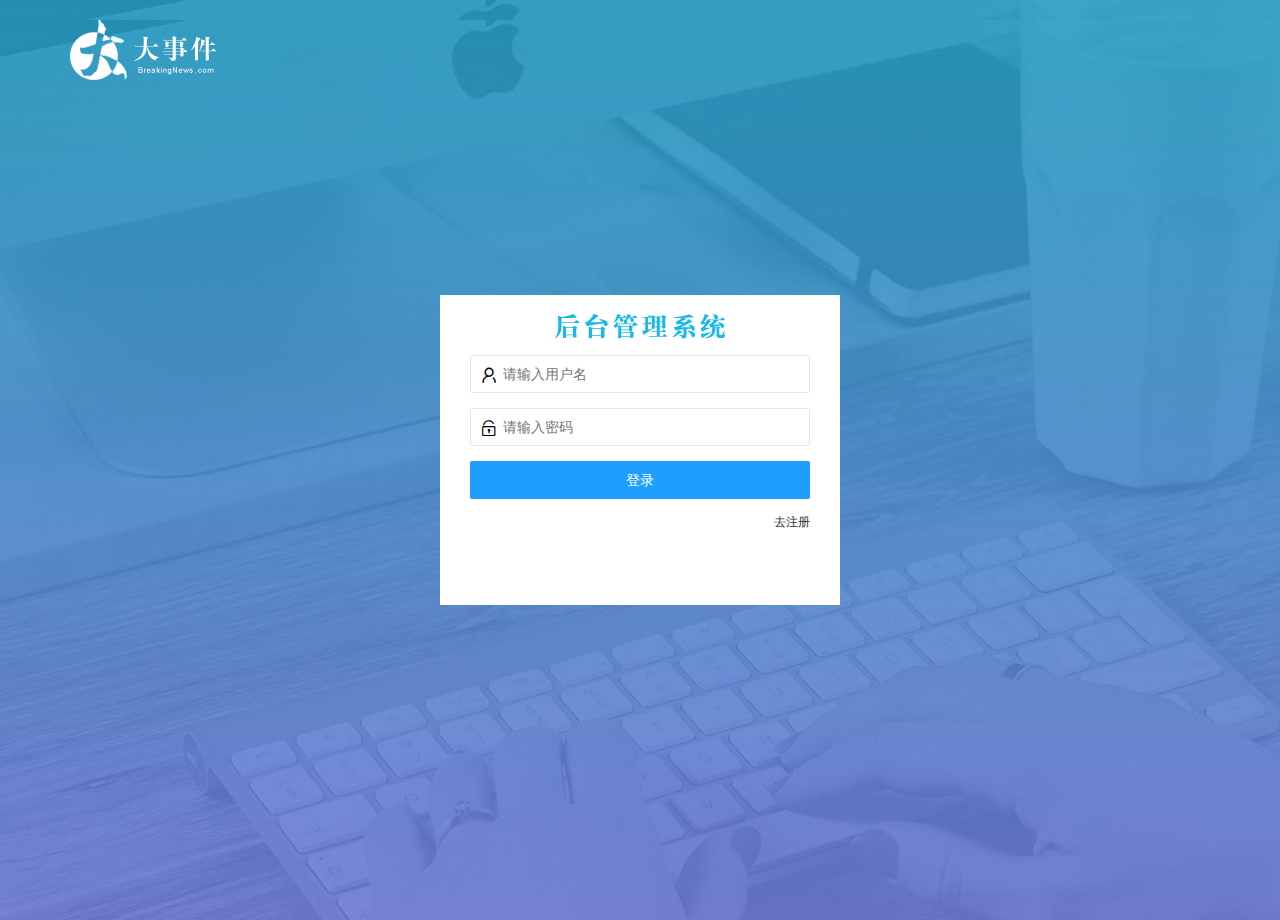
<file: login.html>
<!DOCTYPE html>
<html lang="en">

<head>
    <meta charset="UTF-8">
    <meta http-equiv="X-UA-Compatible" content="IE=edge">
    <meta name="viewport" content="width=device-width, initial-scale=1.0">
    <title>大事件-登录/注册</title>
    <!-- 导入 layui 的样式表。就可以使用Layui的组件和样式了 -->
    <link rel="stylesheet" href="./assets/lib/layui/css/layui.css" />
    <link rel="stylesheet" href="./assets/css/login.css" />

    <!-- 导入 Layui 的js文件，使得表单项中输入内容不符合要求时，有layui的提示效果。注意导入的顺序，因为login.js是自己的js，可能会用到layui.js中的属性，所以自己的js在最后的导入 -->
    <script src="./assets/lib/layui/layui.all.js"></script>
    <script src="./assets/lib/jquery.js"></script>
    <!-- 导入自己封装的 baseAPI.js  -->
    <script src="./assets/js/baseAPI.js"></script>
    <script src="./assets/js/login.js"></script>
</head>

<body>
    <!-- 顶部“大事件logo”区 -->
    <div class="layui-main">
        <img src="./assets/images/logo.png" alt="" />
    </div>

    <!-- 登录&注册框 -->
    <div class="loginAndReg">
        <!-- 头部“后台管理系统”logo图片 -->
        <div class="title-box">
            <img src="./assets/images/login_title.png" alt="">
        </div>

        <!-- 登录框的div -->
        <div class="login-box">
            <!-- 表单区：登录盒子、注册盒子 -->
            <form class="layui-form" id="form_login">
                <!-- 用户名 -->
                <div class="layui-form-item">
                    <i class="layui-icon layui-icon-username" style="font-size: 18px;"></i>
                    <input type="text" name="username" required lay-verify="required" placeholder="请输入用户名" class="layui-input">
                </div>
                <!-- 密码 -->
                <div class="layui-form-item">
                    <i class="layui-icon layui-icon-password" style="font-size: 18px;"></i>
                    <input type="password" name="password" required lay-verify="required|pwd" placeholder="请输入密码" class="layui-input">
                </div>
                <!-- 登录按钮 -->
                <div class="layui-form-item">
                    <button class="layui-btn layui-btn-fluid layui-bg-blue" lay-submit lay-filter="formDemo">登录</button>
                </div>
                <!-- “去注册”的跳转链接 -->
                <div class="layui-form-item links">
                    <a href="javascript:;" class="reg">去注册</a>
                </div>
            </form>
        </div>

        <!-- 注册框的div，默认情况下是隐藏的 -->
        <div class="register-box">
            <!-- 表单区：登录盒子、注册盒子 -->
            <form class="layui-form" id="form_reg">
                <!-- 用户名 -->
                <div class="layui-form-item">
                    <i class="layui-icon layui-icon-username" style="font-size: 18px;"></i>
                    <input type="text" name="username" required lay-verify="required" placeholder="请输入用户名" class="layui-input">
                </div>
                <!-- 密码 -->
                <div class="layui-form-item">
                    <i class="layui-icon layui-icon-password" style="font-size: 18px;"></i>
                    <input type="password" name="password" required lay-verify="required|pwd" placeholder="请输入密码" class="layui-input">
                </div>
                <!-- 确认密码 -->
                <div class="layui-form-item">
                    <i class="layui-icon layui-icon-password" style="font-size: 18px;"></i>
                    <input type="password" name="repassword" required lay-verify="required|pwd|repwd" placeholder="请再次输入密码" class="layui-input">
                </div>
                <!-- 注册按钮 -->
                <div class="layui-form-item">
                    <button class="layui-btn layui-btn-fluid layui-bg-blue" lay-submit lay-filter="formDemo">注册</button>
                </div>
                <!-- “去登录”的跳转链接 -->
                <div class="layui-form-item links">
                    <a href="javascript:;" class="login">去登录</a>
                </div>
            </form>
        </div>


    </div>
</body>

</html>
</file>
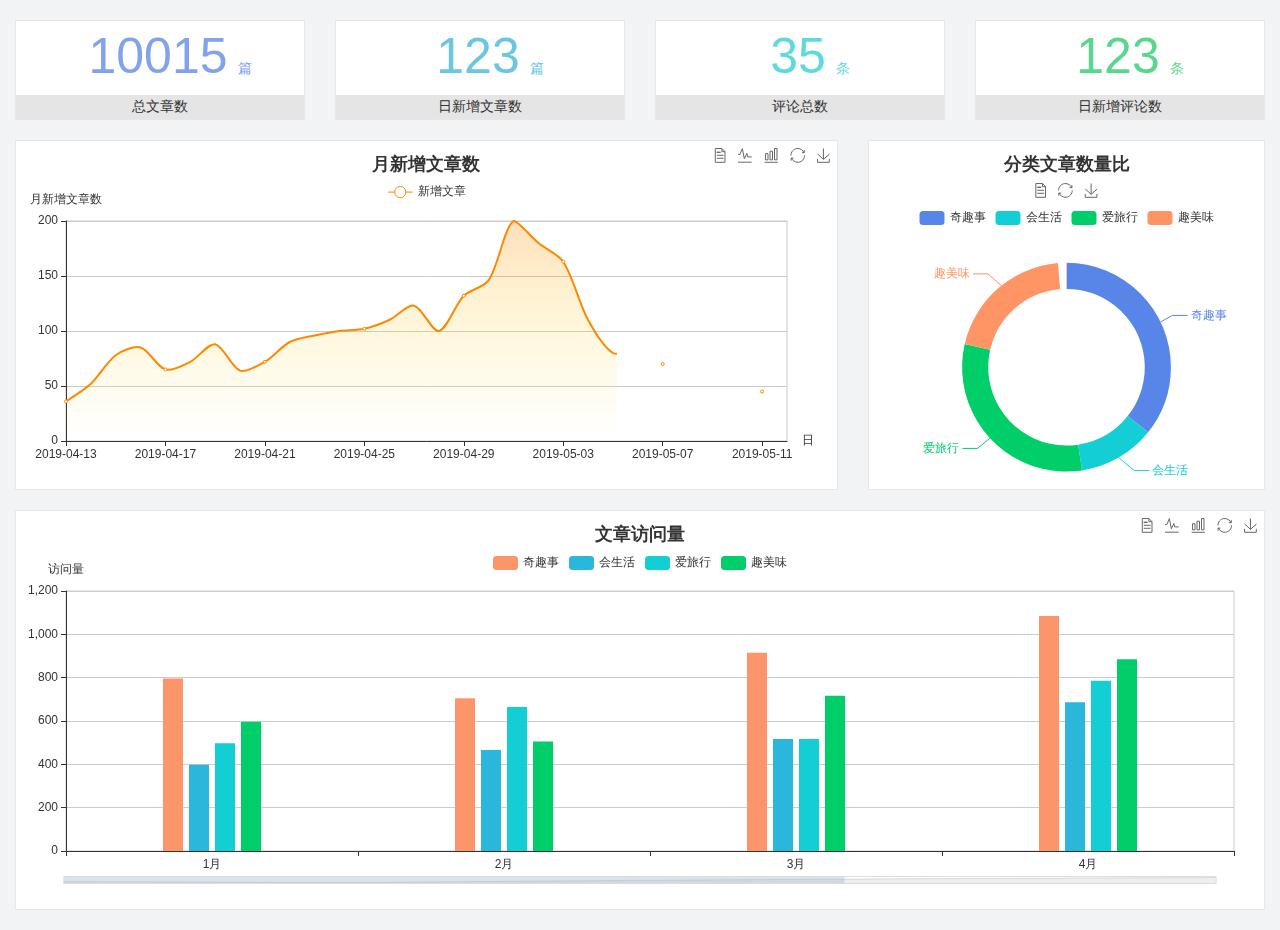
<file: home/dashboard.html>
<!DOCTYPE html>
<html lang="en">

<head>
  <meta charset="UTF-8">
  <meta name="viewport" content="width=device-width, initial-scale=1.0">
  <meta http-equiv="X-UA-Compatible" content="ie=edge">
  <title>图表统计</title>
  <link rel="stylesheet" href="../../assets/lib/bootstrap.css" />
  <link rel="stylesheet" href="../../assets/lib/main.css" />
  <script src="../../assets/lib/jquery.js"></script>
  <script type="text/javascript" src="../../assets/lib/echarts.min.js"></script>
</head>

<body>
  <div class="container-fluid">
    <div class="row spannel_list">
      <div class="col-sm-3 col-xs-6">
        <div class="spannel">
          <em>10015</em><span>篇</span>
          <b>总文章数</b>
        </div>
      </div>
      <div class="col-sm-3 col-xs-6">
        <div class="spannel scolor01">
          <em>123</em><span>篇</span>
          <b>日新增文章数</b>
        </div>
      </div>
      <div class="col-sm-3 col-xs-6">
        <div class="spannel scolor02">
          <em>35</em><span>条</span>
          <b>评论总数</b>
        </div>
      </div>
      <div class="col-sm-3 col-xs-6">
        <div class="spannel scolor03">
          <em>123</em><span>条</span>
          <b>日新增评论数</b>
        </div>
      </div>
    </div>
  </div>

  <div class="container-fluid">
    <div class="row curve-pie">
      <div class="col-lg-8 col-md-8">
        <div class="gragh_pannel" id="curve_show"></div>
      </div>
      <div class="col-lg-4 col-md-4">
        <div class="gragh_pannel" id="pie_show"></div>
      </div>
    </div>
  </div>

  <div class="container-fluid">
    <div class="column_pannel" id="column_show"></div>
  </div>

  <script>
    var oChart = echarts.init(document.getElementById('curve_show'));
    var aList_all = [
      { 'count': 36, 'date': '2019-04-13' },
      { 'count': 52, 'date': '2019-04-14' },
      { 'count': 78, 'date': '2019-04-15' },
      { 'count': 85, 'date': '2019-04-16' },
      { 'count': 65, 'date': '2019-04-17' },
      { 'count': 72, 'date': '2019-04-18' },
      { 'count': 88, 'date': '2019-04-19' },
      { 'count': 64, 'date': '2019-04-20' },
      { 'count': 72, 'date': '2019-04-21' },
      { 'count': 90, 'date': '2019-04-22' },
      { 'count': 96, 'date': '2019-04-23' },
      { 'count': 100, 'date': '2019-04-24' },
      { 'count': 102, 'date': '2019-04-25' },
      { 'count': 110, 'date': '2019-04-26' },
      { 'count': 123, 'date': '2019-04-27' },
      { 'count': 100, 'date': '2019-04-28' },
      { 'count': 132, 'date': '2019-04-29' },
      { 'count': 146, 'date': '2019-04-30' },
      { 'count': 200, 'date': '2019-05-01' },
      { 'count': 180, 'date': '2019-05-02' },
      { 'count': 163, 'date': '2019-05-03' },
      { 'count': 110, 'date': '2019-05-04' },
      { 'count': 80, 'date': '2019-05-05' },
      { 'count': 82, 'date': '2019-05-06' },
      { 'count': 70, 'date': '2019-05-07' },
      { 'count': 65, 'date': '2019-05-08' },
      { 'count': 54, 'date': '2019-05-09' },
      { 'count': 40, 'date': '2019-05-10' },
      { 'count': 45, 'date': '2019-05-11' },
      { 'count': 38, 'date': '2019-05-12' },
    ];

    let aCount = [];
    let aDate = [];

    for (var i = 0; i < aList_all.length; i++) {
      aCount.push(aList_all[i].count);
      aDate.push(aList_all[i].date);
    }

    var chartopt = {
      title: {
        text: '月新增文章数',
        left: 'center',
        top: '10'
      },
      tooltip: {
        trigger: 'axis'
      },
      legend: {
        data: ['新增文章'],
        top: '40'
      },
      toolbox: {
        show: true,
        feature: {
          mark: { show: true },
          dataView: { show: true, readOnly: false },
          magicType: { show: true, type: ['line', 'bar'] },
          restore: { show: true },
          saveAsImage: { show: true }
        }
      },
      calculable: true,
      xAxis: [
        {
          name: '日',
          type: 'category',
          boundaryGap: false,
          data: aDate
        }
      ],
      yAxis: [
        {
          name: '月新增文章数',
          type: 'value'
        }
      ],
      series: [
        {
          name: '新增文章',
          type: 'line',
          smooth: true,
          itemStyle: { normal: { areaStyle: { type: 'default' }, color: '#f80' }, lineStyle: { color: '#f80' } },
          data: aCount
        }],
      areaStyle: {
        normal: {
          color: new echarts.graphic.LinearGradient(0, 0, 0, 1, [{
            offset: 0,
            color: 'rgba(255,136,0,0.39)'
          }, {
            offset: .34,
            color: 'rgba(255,180,0,0.25)'
          }, {
            offset: 1,
            color: 'rgba(255,222,0,0.00)'
          }])

        }
      },
      grid: {
        show: true,
        x: 50,
        x2: 50,
        y: 80,
        height: 220
      }
    };

    oChart.setOption(chartopt);


    var oPie = echarts.init(document.getElementById('pie_show'));
    var oPieopt =
    {
      title: {
        top: 10,
        text: '分类文章数量比',
        x: 'center'
      },
      tooltip: {
        trigger: 'item',
        formatter: "{a} <br/>{b} : {c} ({d}%)"
      },
      color: ['#5885e8', '#13cfd5', '#00ce68', '#ff9565'],
      legend: {
        x: 'center',
        top: 65,
        data: ['奇趣事', '会生活', '爱旅行', '趣美味']
      },
      toolbox: {
        show: true,
        x: 'center',
        top: 35,
        feature: {
          mark: { show: true },
          dataView: { show: true, readOnly: false },
          magicType: {
            show: true,
            type: ['pie', 'funnel'],
            option: {
              funnel: {
                x: '25%',
                width: '50%',
                funnelAlign: 'left',
                max: 1548
              }
            }
          },
          restore: { show: true },
          saveAsImage: { show: true }
        }
      },
      calculable: true,
      series: [
        {
          name: '访问来源',
          type: 'pie',
          radius: ['45%', '60%'],
          center: ['50%', '65%'],
          data: [
            { value: 300, name: '奇趣事' },
            { value: 100, name: '会生活' },
            { value: 260, name: '爱旅行' },
            { value: 180, name: '趣美味' }
          ]
        }
      ]
    };
    oPie.setOption(oPieopt);



    var oColumn = this.echarts.init(document.getElementById('column_show'));
    var oColumnopt =
    {
      title: {
        text: '文章访问量',
        left: 'center',
        top: '10'
      },
      tooltip: {
        trigger: 'axis'
      },
      legend: {
        data: ['奇趣事', '会生活', '爱旅行', '趣美味'],
        top: '40'
      },
      toolbox: {
        show: true,
        feature: {
          mark: { show: true },
          dataView: { show: true, readOnly: false },
          magicType: { show: true, type: ['line', 'bar'] },
          restore: { show: true },
          saveAsImage: { show: true }
        }
      },
      calculable: true,
      xAxis: [
        {
          type: 'category',
          data: ['1月', '2月', '3月', '4月', '5月']
        }
      ],
      yAxis: [
        {
          name: '访问量',
          type: 'value'
        }
      ],
      series: [
        {
          name: '奇趣事',
          type: 'bar',
          barWidth: 20,
          itemStyle: {
            normal: { areaStyle: { type: 'default' }, color: '#fd956a' }
          },
          data: [800, 708, 920, 1090, 1200]
        },
        {
          name: '会生活',
          type: 'bar',
          barWidth: 20,
          itemStyle: {
            normal: { areaStyle: { type: 'default' }, color: '#2bb6db' }
          },
          data: [400, 468, 520, 690, 800]
        },
        {
          name: '爱旅行',
          type: 'bar',
          barWidth: 20,
          itemStyle: {
            normal: { areaStyle: { type: 'default' }, color: '#13cfd5' }
          },
          data: [500, 668, 520, 790, 900]
        },
        {
          name: '趣美味',
          type: 'bar',
          barWidth: 20,
          itemStyle: {
            normal: { areaStyle: { type: 'default' }, color: '#00ce68' }
          },
          data: [600, 508, 720, 890, 1000]
        }
      ],
      grid: {
        show: true,
        x: 50,
        x2: 30,
        y: 80,
        height: 260
      },
      dataZoom: [//给x轴设置滚动条
        {
          start: 0,//默认为0
          end: 100 - 1000 / 31,//默认为100
          type: 'slider',
          show: true,
          xAxisIndex: [0],
          handleSize: 0,//滑动条的 左右2个滑动条的大小
          height: 8,//组件高度
          left: 45, //左边的距离
          right: 50,//右边的距离
          bottom: 26,//右边的距离
          handleColor: '#ddd',//h滑动图标的颜色
          handleStyle: {
            borderColor: "#cacaca",
            borderWidth: "1",
            shadowBlur: 2,
            background: "#ddd",
            shadowColor: "#ddd",
          }
        }]
    };
    oColumn.setOption(oColumnopt);
  </script>
</body>

</html>
</file>
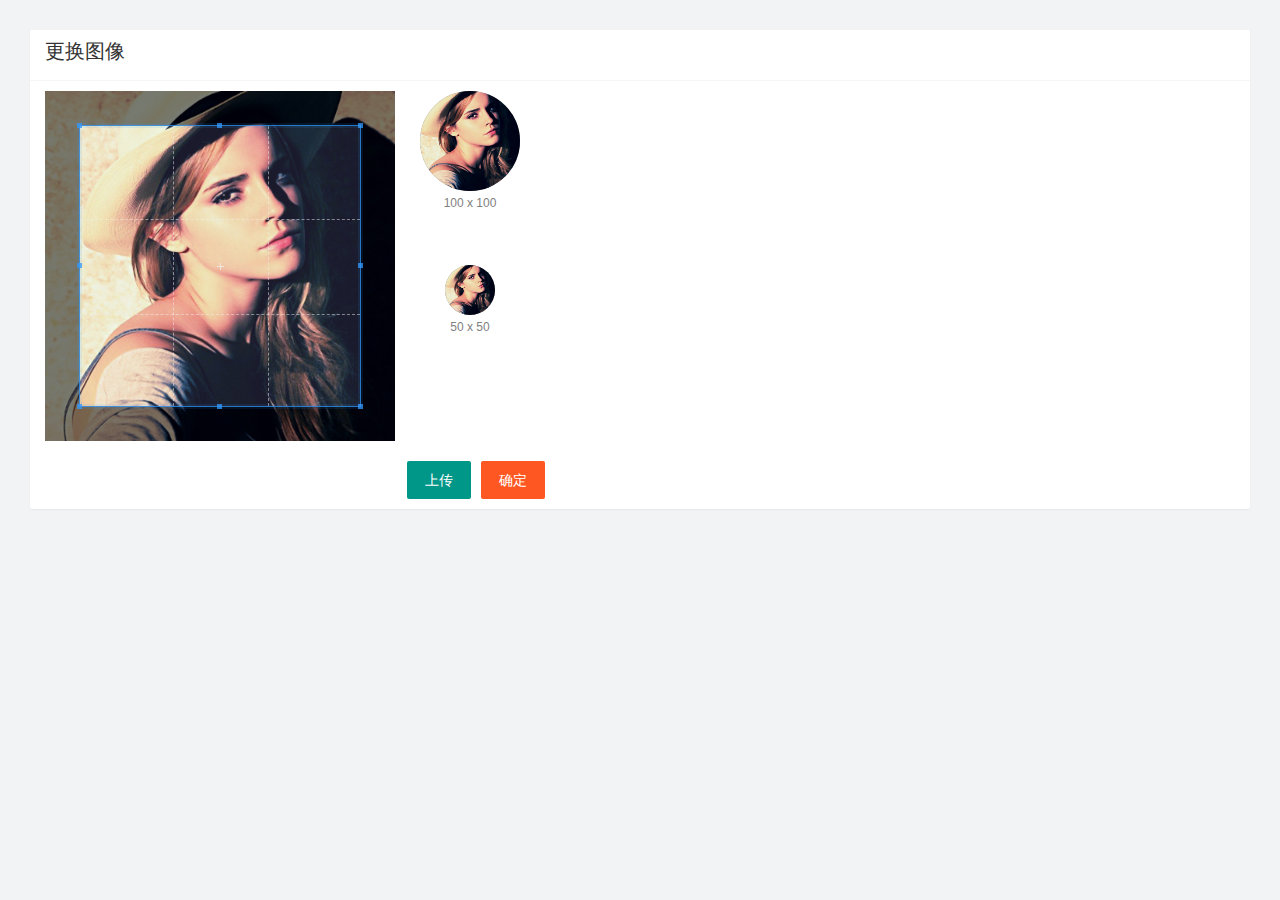
<file: user/user_avatar.html>
<!DOCTYPE html>
<html lang="en">

<head>
    <meta charset="UTF-8">
    <meta http-equiv="X-UA-Compatible" content="IE=edge">
    <meta name="viewport" content="width=device-width, initial-scale=1.0">
    <title>更换图像</title>
    <link rel="stylesheet" href="/assets/lib/layui/css/layui.css">
    <link rel="stylesheet" href="/assets/css/user/user_avatar.css">
    <link rel="stylesheet" href="/assets/lib/cropper/cropper.css">
</head>

<body>
    <div class="layui-card">
        <div class="layui-card-header">更换图像</div>
        <div class="layui-card-body">

            <!-- 第一行的图片裁剪和预览区域 -->
            <div class="row1">
                <!-- 图片裁剪区域 -->
                <div class="cropper-box">
                    <!-- 这个 img 标签很重要，将来会把它初始化为裁剪区域 -->
                    <img id="image" src="/assets/images/sample.jpg" />
                </div>
                <!-- 图片的预览区域 -->
                <div class="preview-box">
                    <div>
                        <!-- 宽高为 100px 的预览区域 -->
                        <div class="img-preview w100"></div>
                        <p class="size">100 x 100</p>
                    </div>
                    <div>
                        <!-- 宽高为 50px 的预览区域 -->
                        <div class="img-preview w50"></div>
                        <p class="size">50 x 50</p>
                    </div>
                </div>
            </div>

            <!-- 第二行的按钮区域 -->
            <div class="row2">
                <!-- input框在css中被隐藏了，更美观 -->
                <input type="file" id="file" accept="image/png, image/jpeg">
                <button type="button" class="layui-btn" id="btnChooseImage">上传</button>
                <button type="button" class="layui-btn layui-btn-danger" id="btnUpload">确定</button>
            </div>

        </div>
    </div>

    <script src="/assets/lib/layui/layui.all.js"></script>
    <script src="/assets/lib/jquery.js"></script>
    <script src="/assets/lib/cropper/Cropper.js"></script>
    <script src="/assets/lib/cropper/jquery-cropper.js"></script>
    <script src="/assets/js/baseAPI.js"></script>
    <script src="/assets/js/user/user_avatar.js"></script>
</body>

</html>
</file>
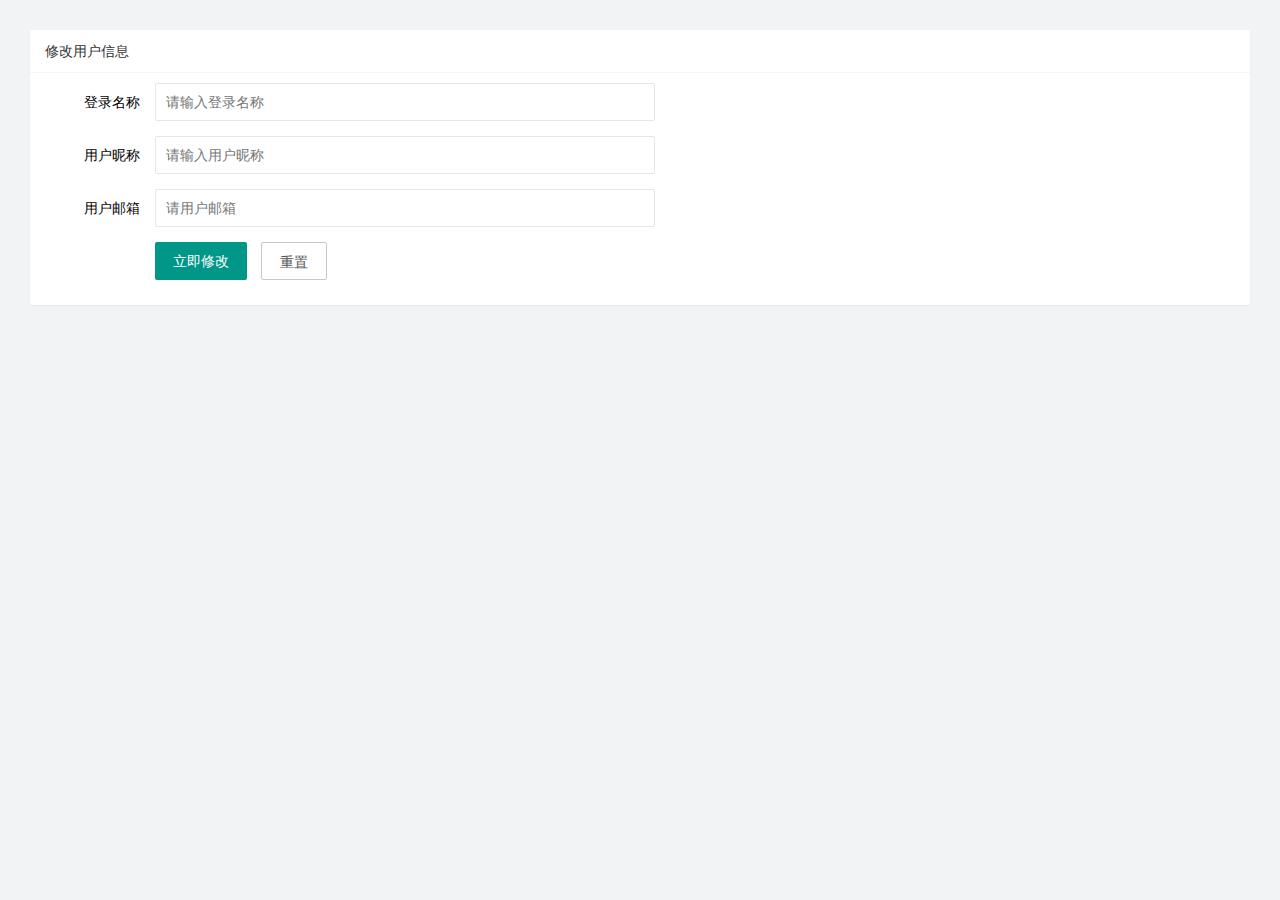
<file: user/user_info.html>
<!DOCTYPE html>
<html lang="en">

<head>
    <meta charset="UTF-8">
    <meta http-equiv="X-UA-Compatible" content="IE=edge">
    <meta name="viewport" content="width=device-width, initial-scale=1.0">
    <title>用户基本资料</title>
    <!-- 注意这里的css样式表的导入顺序，先导入第三方的，再导入我们自己写的，因为自己写的样式可能会需要覆盖掉第三方的样式 -->
    <link rel="stylesheet" href="/assets/lib/layui/css/layui.css">
    <link rel="stylesheet" href="/assets/css/user/user_info.css">
</head>

<body>
    <div class="layui-card">
        <div class="layui-card-header">修改用户信息</div>
        <div class="layui-card-body">
            <form class="layui-form" lay-filter="formUserInfo">
                <input type="hidden" name="id" value="" />
                <div class="layui-form-item">
                    <label class="layui-form-label">登录名称</label>
                    <div class="layui-input-block">
                        <input type="text" name="username" required lay-verify="required" placeholder="请输入登录名称" autocomplete="off" class="layui-input" readonly>
                    </div>
                </div>

                <div class="layui-form-item">
                    <label class="layui-form-label">用户昵称</label>
                    <div class="layui-input-block">
                        <input type="text" name="nickname" required lay-verify="required|nickname" placeholder="请输入用户昵称" autocomplete="off" class="layui-input">
                    </div>
                </div>
                <div class="layui-form-item">
                    <label class="layui-form-label">用户邮箱</label>
                    <div class="layui-input-block">
                        <input type="text" name="email" required lay-verify="required|email" placeholder="请用户邮箱" autocomplete="off" class="layui-input">
                    </div>
                </div>

                <div class="layui-form-item">
                    <div class="layui-input-block">
                        <button class="layui-btn" lay-submit lay-filter="formDemo">立即修改</button>
                        <button type="reset" class="layui-btn layui-btn-primary" id="btnReset">重置</button>
                    </div>
                </div>
            </form>
        </div>
    </div>

    <script src="/assets/lib/layui/layui.all.js"></script>
    <script src="/assets/lib/jquery.js"></script>
    <script src="/assets/js/baseAPI.js"></script>
    <script src="/assets/js/user/user_info.js"></script>
</body>

</html>
</file>
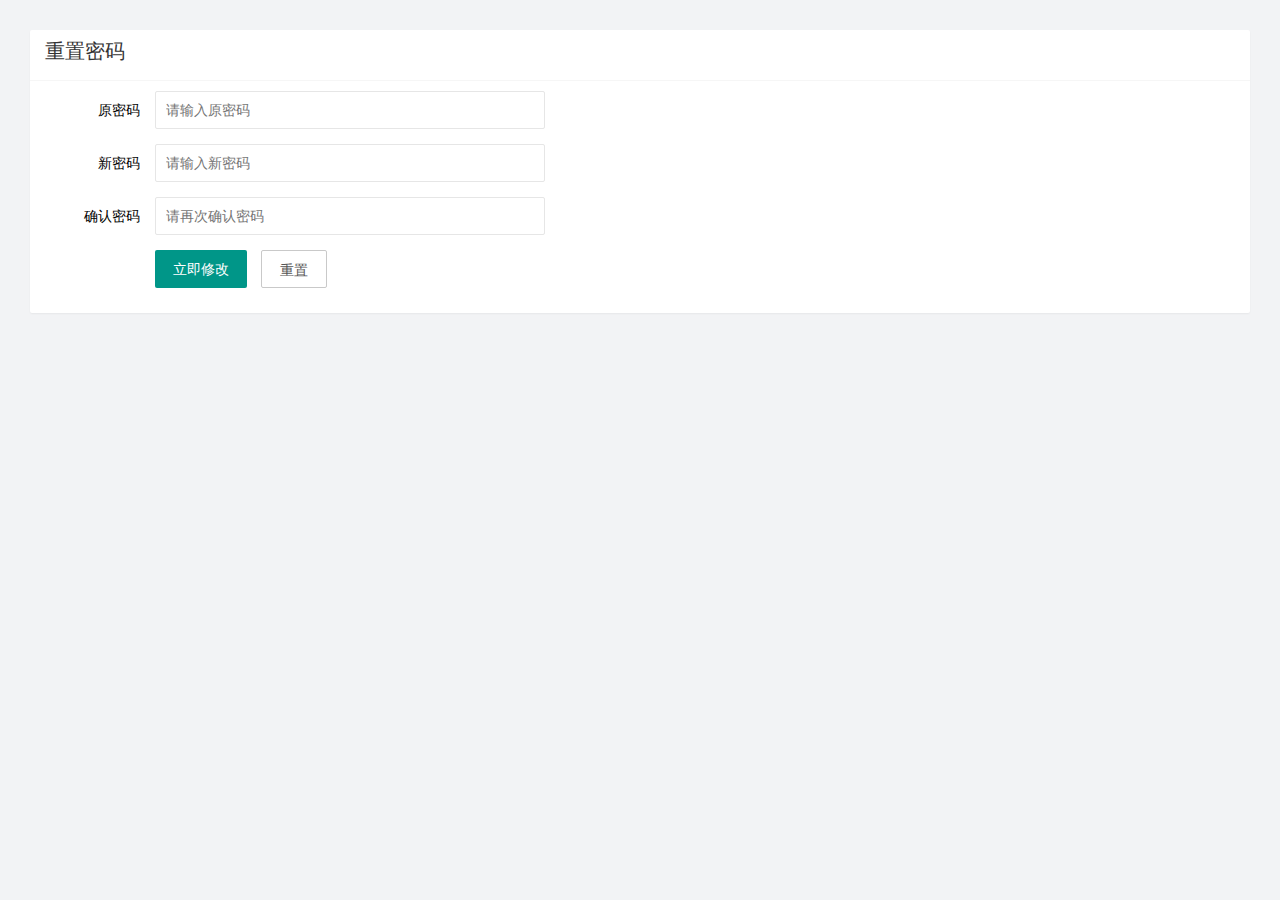
<file: user/user_pwd.html>
<!DOCTYPE html>
<html lang="en">

<head>
    <meta charset="UTF-8">
    <meta http-equiv="X-UA-Compatible" content="IE=edge">
    <meta name="viewport" content="width=device-width, initial-scale=1.0">
    <title>重置密码</title>
    <link rel="stylesheet" href="/assets/css/user/user_pwd.css">
    <link rel="stylesheet" href="/assets/lib/layui/css/layui.css">
</head>

<body>
    <div class="layui-card">
        <div class="layui-card-header">重置密码</div>
        <div class="layui-card-body">
            <form class="layui-form">
                <div class="layui-form-item">
                    <label class="layui-form-label">原密码</label>
                    <div class="layui-input-block">
                        <input type="password" name="oldPwd" required lay-verify="required|pwd" placeholder="请输入原密码" autocomplete="off" class="layui-input">
                    </div>
                </div>
                <div class="layui-form-item">
                    <label class="layui-form-label">新密码</label>
                    <div class="layui-input-block">
                        <input type="password" name="newPwd" required lay-verify="required|pwd|samePwd" placeholder="请输入新密码" autocomplete="off" class="layui-input">
                    </div>
                </div>
                <div class="layui-form-item">
                    <label class="layui-form-label">确认密码</label>
                    <div class="layui-input-block">
                        <input type="password" name="rePwd" required lay-verify="required|pwd|rePwd" placeholder="请再次确认密码" autocomplete="off" class="layui-input">
                    </div>
                </div>
                <div class="layui-form-item">
                    <div class="layui-input-block">
                        <button class="layui-btn" lay-submit lay-filter="formDemo">立即修改</button>
                        <button type="reset" class="layui-btn layui-btn-primary" id="btnReset">重置</button>
                    </div>
                </div>
            </form>
        </div>
    </div>

    <script src="/assets/lib/layui/layui.all.js"></script>
    <script src="/assets/lib/jquery.js"></script>
    <script src="/assets/js/baseAPI.js"></script>
    <script src="/assets/js/user/user_pwd.js"></script>
</body>

</html>
</file>
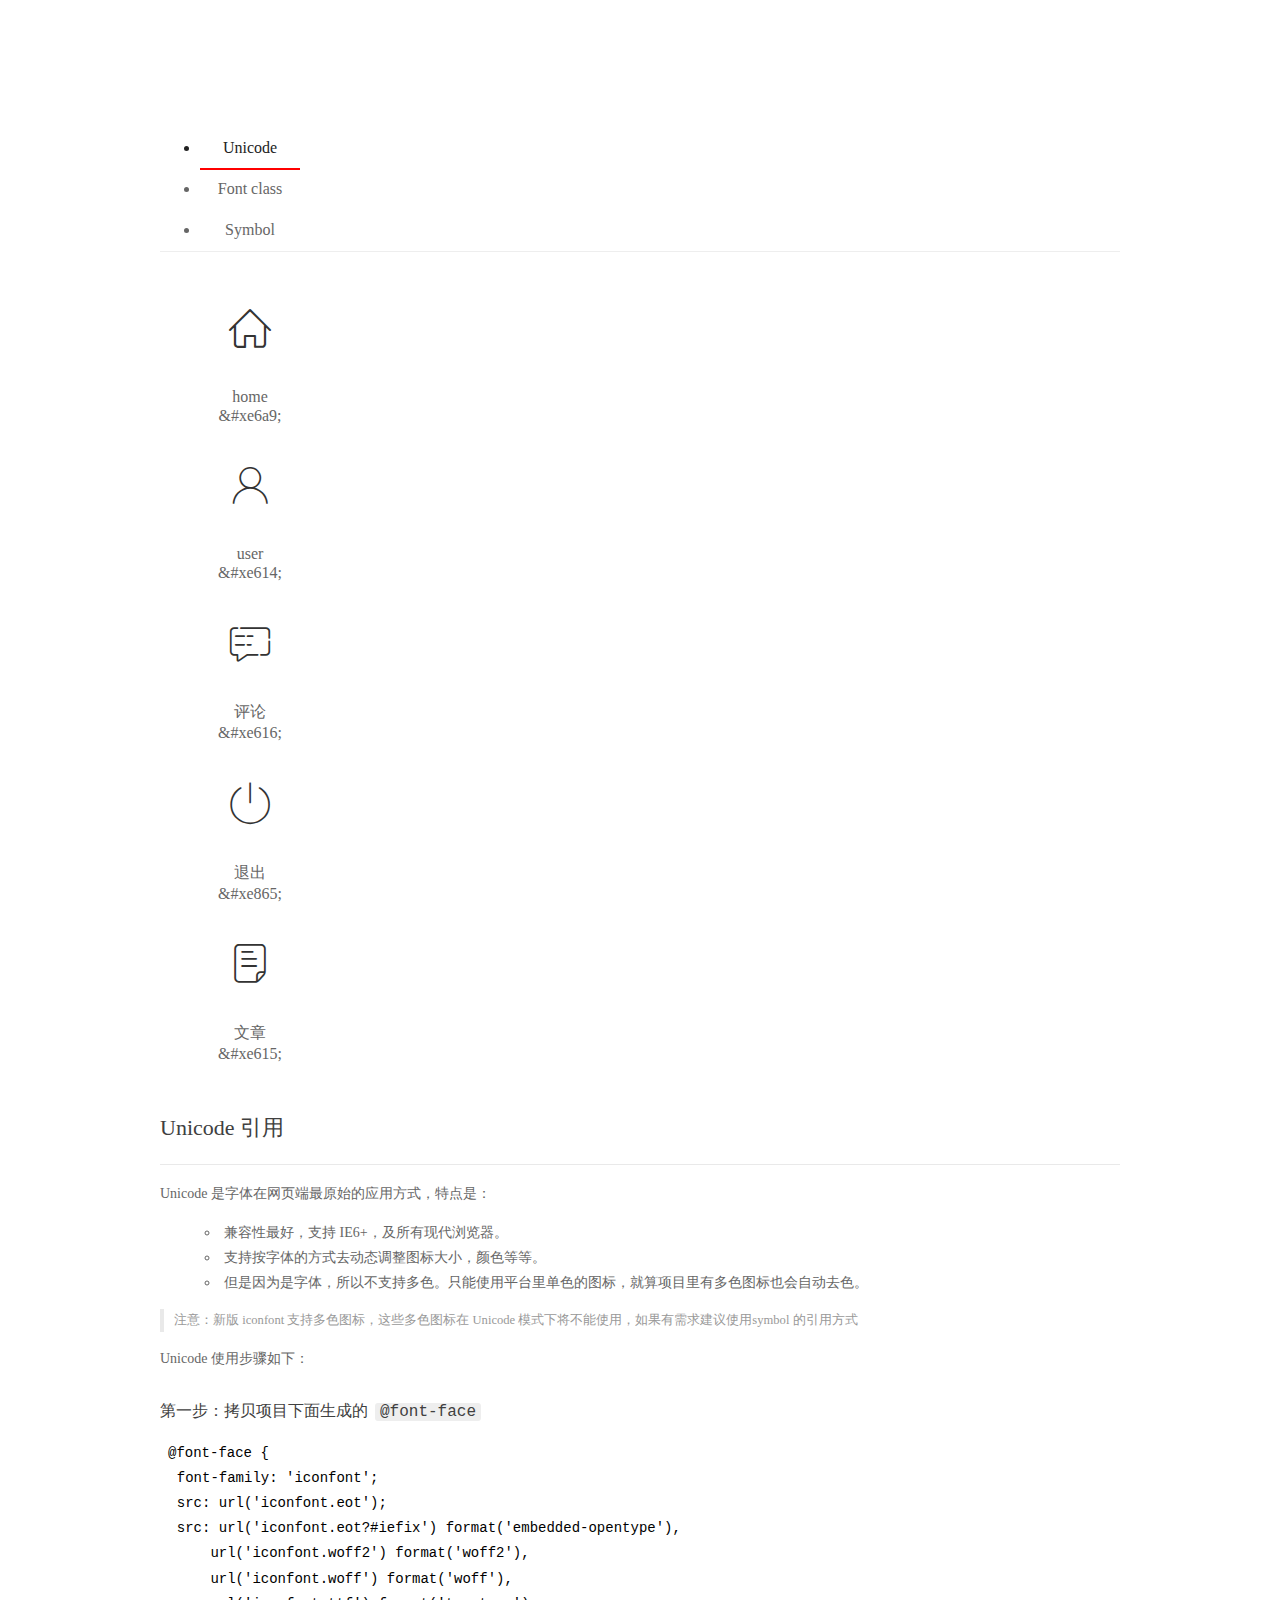
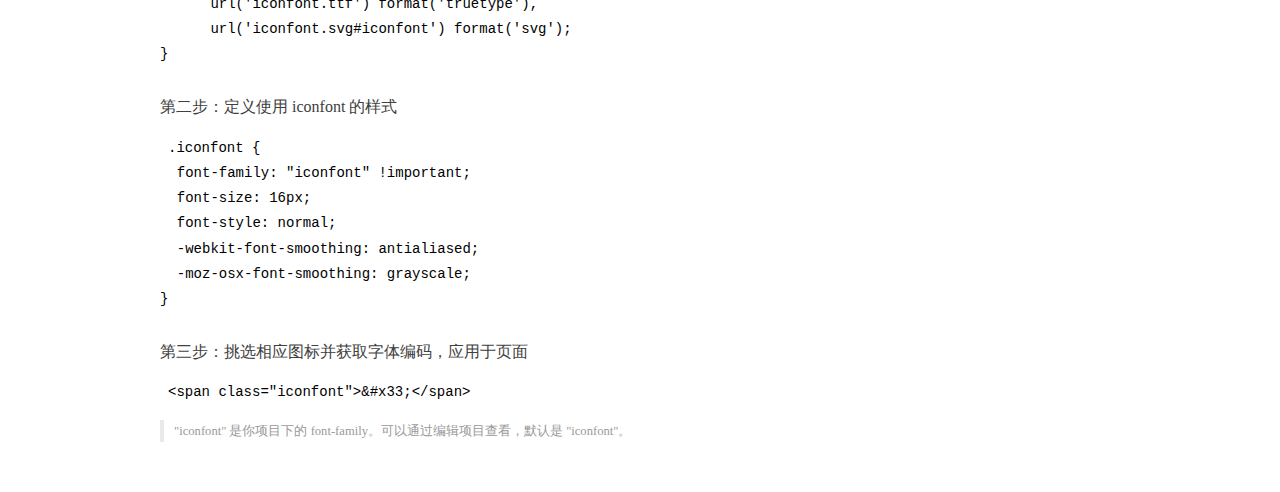
<file: assets/fonts/demo_index.html>
<!DOCTYPE html>
<html>
<head>
  <meta charset="utf-8"/>
  <title>IconFont Demo</title>
  <link rel="shortcut icon" href="https://gtms04.alicdn.com/tps/i4/TB1_oz6GVXXXXaFXpXXJDFnIXXX-64-64.ico" type="image/x-icon"/>
  <link rel="stylesheet" href="https://g.alicdn.com/thx/cube/1.3.2/cube.min.css">
  <link rel="stylesheet" href="demo.css">
  <link rel="stylesheet" href="iconfont.css">
  <script src="iconfont.js"></script>
  <!-- jQuery -->
  <script src="https://a1.alicdn.com/oss/uploads/2018/12/26/7bfddb60-08e8-11e9-9b04-53e73bb6408b.js"></script>
  <!-- 代码高亮 -->
  <script src="https://a1.alicdn.com/oss/uploads/2018/12/26/a3f714d0-08e6-11e9-8a15-ebf944d7534c.js"></script>
</head>
<body>
  <div class="main">
    <h1 class="logo"><a href="https://www.iconfont.cn/" title="iconfont 首页" target="_blank">&#xe86b;</a></h1>
    <div class="nav-tabs">
      <ul id="tabs" class="dib-box">
        <li class="dib active"><span>Unicode</span></li>
        <li class="dib"><span>Font class</span></li>
        <li class="dib"><span>Symbol</span></li>
      </ul>
      
    </div>
    <div class="tab-container">
      <div class="content unicode" style="display: block;">
          <ul class="icon_lists dib-box">
          
            <li class="dib">
              <span class="icon iconfont">&#xe6a9;</span>
                <div class="name">home</div>
                <div class="code-name">&amp;#xe6a9;</div>
              </li>
          
            <li class="dib">
              <span class="icon iconfont">&#xe614;</span>
                <div class="name">user</div>
                <div class="code-name">&amp;#xe614;</div>
              </li>
          
            <li class="dib">
              <span class="icon iconfont">&#xe616;</span>
                <div class="name">评论</div>
                <div class="code-name">&amp;#xe616;</div>
              </li>
          
            <li class="dib">
              <span class="icon iconfont">&#xe865;</span>
                <div class="name">退出</div>
                <div class="code-name">&amp;#xe865;</div>
              </li>
          
            <li class="dib">
              <span class="icon iconfont">&#xe615;</span>
                <div class="name">文章</div>
                <div class="code-name">&amp;#xe615;</div>
              </li>
          
          </ul>
          <div class="article markdown">
          <h2 id="unicode-">Unicode 引用</h2>
          <hr>

          <p>Unicode 是字体在网页端最原始的应用方式，特点是：</p>
          <ul>
            <li>兼容性最好，支持 IE6+，及所有现代浏览器。</li>
            <li>支持按字体的方式去动态调整图标大小，颜色等等。</li>
            <li>但是因为是字体，所以不支持多色。只能使用平台里单色的图标，就算项目里有多色图标也会自动去色。</li>
          </ul>
          <blockquote>
            <p>注意：新版 iconfont 支持多色图标，这些多色图标在 Unicode 模式下将不能使用，如果有需求建议使用symbol 的引用方式</p>
          </blockquote>
          <p>Unicode 使用步骤如下：</p>
          <h3 id="-font-face">第一步：拷贝项目下面生成的 <code>@font-face</code></h3>
<pre><code class="language-css"
>@font-face {
  font-family: 'iconfont';
  src: url('iconfont.eot');
  src: url('iconfont.eot?#iefix') format('embedded-opentype'),
      url('iconfont.woff2') format('woff2'),
      url('iconfont.woff') format('woff'),
      url('iconfont.ttf') format('truetype'),
      url('iconfont.svg#iconfont') format('svg');
}
</code></pre>
          <h3 id="-iconfont-">第二步：定义使用 iconfont 的样式</h3>
<pre><code class="language-css"
>.iconfont {
  font-family: "iconfont" !important;
  font-size: 16px;
  font-style: normal;
  -webkit-font-smoothing: antialiased;
  -moz-osx-font-smoothing: grayscale;
}
</code></pre>
          <h3 id="-">第三步：挑选相应图标并获取字体编码，应用于页面</h3>
<pre>
<code class="language-html"
>&lt;span class="iconfont"&gt;&amp;#x33;&lt;/span&gt;
</code></pre>
          <blockquote>
            <p>"iconfont" 是你项目下的 font-family。可以通过编辑项目查看，默认是 "iconfont"。</p>
          </blockquote>
          </div>
      </div>
      <div class="content font-class">
        <ul class="icon_lists dib-box">
          
          <li class="dib">
            <span class="icon iconfont icon-home"></span>
            <div class="name">
              home
            </div>
            <div class="code-name">.icon-home
            </div>
          </li>
          
          <li class="dib">
            <span class="icon iconfont icon-user"></span>
            <div class="name">
              user
            </div>
            <div class="code-name">.icon-user
            </div>
          </li>
          
          <li class="dib">
            <span class="icon iconfont icon-pinglun"></span>
            <div class="name">
              评论
            </div>
            <div class="code-name">.icon-pinglun
            </div>
          </li>
          
          <li class="dib">
            <span class="icon iconfont icon-tuichu"></span>
            <div class="name">
              退出
            </div>
            <div class="code-name">.icon-tuichu
            </div>
          </li>
          
          <li class="dib">
            <span class="icon iconfont icon-16"></span>
            <div class="name">
              文章
            </div>
            <div class="code-name">.icon-16
            </div>
          </li>
          
        </ul>
        <div class="article markdown">
        <h2 id="font-class-">font-class 引用</h2>
        <hr>

        <p>font-class 是 Unicode 使用方式的一种变种，主要是解决 Unicode 书写不直观，语意不明确的问题。</p>
        <p>与 Unicode 使用方式相比，具有如下特点：</p>
        <ul>
          <li>兼容性良好，支持 IE8+，及所有现代浏览器。</li>
          <li>相比于 Unicode 语意明确，书写更直观。可以很容易分辨这个 icon 是什么。</li>
          <li>因为使用 class 来定义图标，所以当要替换图标时，只需要修改 class 里面的 Unicode 引用。</li>
          <li>不过因为本质上还是使用的字体，所以多色图标还是不支持的。</li>
        </ul>
        <p>使用步骤如下：</p>
        <h3 id="-fontclass-">第一步：引入项目下面生成的 fontclass 代码：</h3>
<pre><code class="language-html">&lt;link rel="stylesheet" href="./iconfont.css"&gt;
</code></pre>
        <h3 id="-">第二步：挑选相应图标并获取类名，应用于页面：</h3>
<pre><code class="language-html">&lt;span class="iconfont icon-xxx"&gt;&lt;/span&gt;
</code></pre>
        <blockquote>
          <p>"
            iconfont" 是你项目下的 font-family。可以通过编辑项目查看，默认是 "iconfont"。</p>
        </blockquote>
      </div>
      </div>
      <div class="content symbol">
          <ul class="icon_lists dib-box">
          
            <li class="dib">
                <svg class="icon svg-icon" aria-hidden="true">
                  <use xlink:href="#icon-home"></use>
                </svg>
                <div class="name">home</div>
                <div class="code-name">#icon-home</div>
            </li>
          
            <li class="dib">
                <svg class="icon svg-icon" aria-hidden="true">
                  <use xlink:href="#icon-user"></use>
                </svg>
                <div class="name">user</div>
                <div class="code-name">#icon-user</div>
            </li>
          
            <li class="dib">
                <svg class="icon svg-icon" aria-hidden="true">
                  <use xlink:href="#icon-pinglun"></use>
                </svg>
                <div class="name">评论</div>
                <div class="code-name">#icon-pinglun</div>
            </li>
          
            <li class="dib">
                <svg class="icon svg-icon" aria-hidden="true">
                  <use xlink:href="#icon-tuichu"></use>
                </svg>
                <div class="name">退出</div>
                <div class="code-name">#icon-tuichu</div>
            </li>
          
            <li class="dib">
                <svg class="icon svg-icon" aria-hidden="true">
                  <use xlink:href="#icon-16"></use>
                </svg>
                <div class="name">文章</div>
                <div class="code-name">#icon-16</div>
            </li>
          
          </ul>
          <div class="article markdown">
          <h2 id="symbol-">Symbol 引用</h2>
          <hr>

          <p>这是一种全新的使用方式，应该说这才是未来的主流，也是平台目前推荐的用法。相关介绍可以参考这篇<a href="">文章</a>
            这种用法其实是做了一个 SVG 的集合，与另外两种相比具有如下特点：</p>
          <ul>
            <li>支持多色图标了，不再受单色限制。</li>
            <li>通过一些技巧，支持像字体那样，通过 <code>font-size</code>, <code>color</code> 来调整样式。</li>
            <li>兼容性较差，支持 IE9+，及现代浏览器。</li>
            <li>浏览器渲染 SVG 的性能一般，还不如 png。</li>
          </ul>
          <p>使用步骤如下：</p>
          <h3 id="-symbol-">第一步：引入项目下面生成的 symbol 代码：</h3>
<pre><code class="language-html">&lt;script src="./iconfont.js"&gt;&lt;/script&gt;
</code></pre>
          <h3 id="-css-">第二步：加入通用 CSS 代码（引入一次就行）：</h3>
<pre><code class="language-html">&lt;style&gt;
.icon {
  width: 1em;
  height: 1em;
  vertical-align: -0.15em;
  fill: currentColor;
  overflow: hidden;
}
&lt;/style&gt;
</code></pre>
          <h3 id="-">第三步：挑选相应图标并获取类名，应用于页面：</h3>
<pre><code class="language-html">&lt;svg class="icon" aria-hidden="true"&gt;
  &lt;use xlink:href="#icon-xxx"&gt;&lt;/use&gt;
&lt;/svg&gt;
</code></pre>
          </div>
      </div>

    </div>
  </div>
  <script>
  $(document).ready(function () {
      $('.tab-container .content:first').show()

      $('#tabs li').click(function (e) {
        var tabContent = $('.tab-container .content')
        var index = $(this).index()

        if ($(this).hasClass('active')) {
          return
        } else {
          $('#tabs li').removeClass('active')
          $(this).addClass('active')

          tabContent.hide().eq(index).fadeIn()
        }
      })
    })
  </script>
</body>
</html>
</file>
<file: assets/lib/layui/css/layui.css>
/** layui-v2.5.5 MIT License By https://www.layui.com */
 .layui-inline,img{display:inline-block;vertical-align:middle}h1,h2,h3,h4,h5,h6{font-weight:400}.layui-edge,.layui-header,.layui-inline,.layui-main{position:relative}.layui-body,.layui-edge,.layui-elip{overflow:hidden}.layui-btn,.layui-edge,.layui-inline,img{vertical-align:middle}.layui-btn,.layui-disabled,.layui-icon,.layui-unselect{-moz-user-select:none;-webkit-user-select:none;-ms-user-select:none}.layui-elip,.layui-form-checkbox span,.layui-form-pane .layui-form-label{text-overflow:ellipsis;white-space:nowrap}.layui-breadcrumb,.layui-tree-btnGroup{visibility:hidden}blockquote,body,button,dd,div,dl,dt,form,h1,h2,h3,h4,h5,h6,input,li,ol,p,pre,td,textarea,th,ul{margin:0;padding:0;-webkit-tap-highlight-color:rgba(0,0,0,0)}a:active,a:hover{outline:0}img{border:none}li{list-style:none}table{border-collapse:collapse;border-spacing:0}h4,h5,h6{font-size:100%}button,input,optgroup,option,select,textarea{font-family:inherit;font-size:inherit;font-style:inherit;font-weight:inherit;outline:0}pre{white-space:pre-wrap;white-space:-moz-pre-wrap;white-space:-pre-wrap;white-space:-o-pre-wrap;word-wrap:break-word}body{line-height:24px;font:14px Helvetica Neue,Helvetica,PingFang SC,Tahoma,Arial,sans-serif}hr{height:1px;margin:10px 0;border:0;clear:both}a{color:#333;text-decoration:none}a:hover{color:#777}a cite{font-style:normal;*cursor:pointer}.layui-border-box,.layui-border-box *{box-sizing:border-box}.layui-box,.layui-box *{box-sizing:content-box}.layui-clear{clear:both;*zoom:1}.layui-clear:after{content:'\20';clear:both;*zoom:1;display:block;height:0}.layui-inline{*display:inline;*zoom:1}.layui-edge{display:inline-block;width:0;height:0;border-width:6px;border-style:dashed;border-color:transparent}.layui-edge-top{top:-4px;border-bottom-color:#999;border-bottom-style:solid}.layui-edge-right{border-left-color:#999;border-left-style:solid}.layui-edge-bottom{top:2px;border-top-color:#999;border-top-style:solid}.layui-edge-left{border-right-color:#999;border-right-style:solid}.layui-disabled,.layui-disabled:hover{color:#d2d2d2!important;cursor:not-allowed!important}.layui-circle{border-radius:100%}.layui-show{display:block!important}.layui-hide{display:none!important}@font-face{font-family:layui-icon;src:url(../font/iconfont.eot?v=250);src:url(../font/iconfont.eot?v=250#iefix) format('embedded-opentype'),url(../font/iconfont.woff2?v=250) format('woff2'),url(../font/iconfont.woff?v=250) format('woff'),url(../font/iconfont.ttf?v=250) format('truetype'),url(../font/iconfont.svg?v=250#layui-icon) format('svg')}.layui-icon{font-family:layui-icon!important;font-size:16px;font-style:normal;-webkit-font-smoothing:antialiased;-moz-osx-font-smoothing:grayscale}.layui-icon-reply-fill:before{content:"\e611"}.layui-icon-set-fill:before{content:"\e614"}.layui-icon-menu-fill:before{content:"\e60f"}.layui-icon-search:before{content:"\e615"}.layui-icon-share:before{content:"\e641"}.layui-icon-set-sm:before{content:"\e620"}.layui-icon-engine:before{content:"\e628"}.layui-icon-close:before{content:"\1006"}.layui-icon-close-fill:before{content:"\1007"}.layui-icon-chart-screen:before{content:"\e629"}.layui-icon-star:before{content:"\e600"}.layui-icon-circle-dot:before{content:"\e617"}.layui-icon-chat:before{content:"\e606"}.layui-icon-release:before{content:"\e609"}.layui-icon-list:before{content:"\e60a"}.layui-icon-chart:before{content:"\e62c"}.layui-icon-ok-circle:before{content:"\1005"}.layui-icon-layim-theme:before{content:"\e61b"}.layui-icon-table:before{content:"\e62d"}.layui-icon-right:before{content:"\e602"}.layui-icon-left:before{content:"\e603"}.layui-icon-cart-simple:before{content:"\e698"}.layui-icon-face-cry:before{content:"\e69c"}.layui-icon-face-smile:before{content:"\e6af"}.layui-icon-survey:before{content:"\e6b2"}.layui-icon-tree:before{content:"\e62e"}.layui-icon-upload-circle:before{content:"\e62f"}.layui-icon-add-circle:before{content:"\e61f"}.layui-icon-download-circle:before{content:"\e601"}.layui-icon-templeate-1:before{content:"\e630"}.layui-icon-util:before{content:"\e631"}.layui-icon-face-surprised:before{content:"\e664"}.layui-icon-edit:before{content:"\e642"}.layui-icon-speaker:before{content:"\e645"}.layui-icon-down:before{content:"\e61a"}.layui-icon-file:before{content:"\e621"}.layui-icon-layouts:before{content:"\e632"}.layui-icon-rate-half:before{content:"\e6c9"}.layui-icon-add-circle-fine:before{content:"\e608"}.layui-icon-prev-circle:before{content:"\e633"}.layui-icon-read:before{content:"\e705"}.layui-icon-404:before{content:"\e61c"}.layui-icon-carousel:before{content:"\e634"}.layui-icon-help:before{content:"\e607"}.layui-icon-code-circle:before{content:"\e635"}.layui-icon-water:before{content:"\e636"}.layui-icon-username:before{content:"\e66f"}.layui-icon-find-fill:before{content:"\e670"}.layui-icon-about:before{content:"\e60b"}.layui-icon-location:before{content:"\e715"}.layui-icon-up:before{content:"\e619"}.layui-icon-pause:before{content:"\e651"}.layui-icon-date:before{content:"\e637"}.layui-icon-layim-uploadfile:before{content:"\e61d"}.layui-icon-delete:before{content:"\e640"}.layui-icon-play:before{content:"\e652"}.layui-icon-top:before{content:"\e604"}.layui-icon-friends:before{content:"\e612"}.layui-icon-refresh-3:before{content:"\e9aa"}.layui-icon-ok:before{content:"\e605"}.layui-icon-layer:before{content:"\e638"}.layui-icon-face-smile-fine:before{content:"\e60c"}.layui-icon-dollar:before{content:"\e659"}.layui-icon-group:before{content:"\e613"}.layui-icon-layim-download:before{content:"\e61e"}.layui-icon-picture-fine:before{content:"\e60d"}.layui-icon-link:before{content:"\e64c"}.layui-icon-diamond:before{content:"\e735"}.layui-icon-log:before{content:"\e60e"}.layui-icon-rate-solid:before{content:"\e67a"}.layui-icon-fonts-del:before{content:"\e64f"}.layui-icon-unlink:before{content:"\e64d"}.layui-icon-fonts-clear:before{content:"\e639"}.layui-icon-triangle-r:before{content:"\e623"}.layui-icon-circle:before{content:"\e63f"}.layui-icon-radio:before{content:"\e643"}.layui-icon-align-center:before{content:"\e647"}.layui-icon-align-right:before{content:"\e648"}.layui-icon-align-left:before{content:"\e649"}.layui-icon-loading-1:before{content:"\e63e"}.layui-icon-return:before{content:"\e65c"}.layui-icon-fonts-strong:before{content:"\e62b"}.layui-icon-upload:before{content:"\e67c"}.layui-icon-dialogue:before{content:"\e63a"}.layui-icon-video:before{content:"\e6ed"}.layui-icon-headset:before{content:"\e6fc"}.layui-icon-cellphone-fine:before{content:"\e63b"}.layui-icon-add-1:before{content:"\e654"}.layui-icon-face-smile-b:before{content:"\e650"}.layui-icon-fonts-html:before{content:"\e64b"}.layui-icon-form:before{content:"\e63c"}.layui-icon-cart:before{content:"\e657"}.layui-icon-camera-fill:before{content:"\e65d"}.layui-icon-tabs:before{content:"\e62a"}.layui-icon-fonts-code:before{content:"\e64e"}.layui-icon-fire:before{content:"\e756"}.layui-icon-set:before{content:"\e716"}.layui-icon-fonts-u:before{content:"\e646"}.layui-icon-triangle-d:before{content:"\e625"}.layui-icon-tips:before{content:"\e702"}.layui-icon-picture:before{content:"\e64a"}.layui-icon-more-vertical:before{content:"\e671"}.layui-icon-flag:before{content:"\e66c"}.layui-icon-loading:before{content:"\e63d"}.layui-icon-fonts-i:before{content:"\e644"}.layui-icon-refresh-1:before{content:"\e666"}.layui-icon-rmb:before{content:"\e65e"}.layui-icon-home:before{content:"\e68e"}.layui-icon-user:before{content:"\e770"}.layui-icon-notice:before{content:"\e667"}.layui-icon-login-weibo:before{content:"\e675"}.layui-icon-voice:before{content:"\e688"}.layui-icon-upload-drag:before{content:"\e681"}.layui-icon-login-qq:before{content:"\e676"}.layui-icon-snowflake:before{content:"\e6b1"}.layui-icon-file-b:before{content:"\e655"}.layui-icon-template:before{content:"\e663"}.layui-icon-auz:before{content:"\e672"}.layui-icon-console:before{content:"\e665"}.layui-icon-app:before{content:"\e653"}.layui-icon-prev:before{content:"\e65a"}.layui-icon-website:before{content:"\e7ae"}.layui-icon-next:before{content:"\e65b"}.layui-icon-component:before{content:"\e857"}.layui-icon-more:before{content:"\e65f"}.layui-icon-login-wechat:before{content:"\e677"}.layui-icon-shrink-right:before{content:"\e668"}.layui-icon-spread-left:before{content:"\e66b"}.layui-icon-camera:before{content:"\e660"}.layui-icon-note:before{content:"\e66e"}.layui-icon-refresh:before{content:"\e669"}.layui-icon-female:before{content:"\e661"}.layui-icon-male:before{content:"\e662"}.layui-icon-password:before{content:"\e673"}.layui-icon-senior:before{content:"\e674"}.layui-icon-theme:before{content:"\e66a"}.layui-icon-tread:before{content:"\e6c5"}.layui-icon-praise:before{content:"\e6c6"}.layui-icon-star-fill:before{content:"\e658"}.layui-icon-rate:before{content:"\e67b"}.layui-icon-template-1:before{content:"\e656"}.layui-icon-vercode:before{content:"\e679"}.layui-icon-cellphone:before{content:"\e678"}.layui-icon-screen-full:before{content:"\e622"}.layui-icon-screen-restore:before{content:"\e758"}.layui-icon-cols:before{content:"\e610"}.layui-icon-export:before{content:"\e67d"}.layui-icon-print:before{content:"\e66d"}.layui-icon-slider:before{content:"\e714"}.layui-icon-addition:before{content:"\e624"}.layui-icon-subtraction:before{content:"\e67e"}.layui-icon-service:before{content:"\e626"}.layui-icon-transfer:before{content:"\e691"}.layui-main{width:1140px;margin:0 auto}.layui-header{z-index:1000;height:60px}.layui-header a:hover{transition:all .5s;-webkit-transition:all .5s}.layui-side{position:fixed;left:0;top:0;bottom:0;z-index:999;width:200px;overflow-x:hidden}.layui-side-scroll{position:relative;width:220px;height:100%;overflow-x:hidden}.layui-body{position:absolute;left:200px;right:0;top:0;bottom:0;z-index:998;width:auto;overflow-y:auto;box-sizing:border-box}.layui-layout-body{overflow:hidden}.layui-layout-admin .layui-header{background-color:#23262E}.layui-layout-admin .layui-side{top:60px;width:200px;overflow-x:hidden}.layui-layout-admin .layui-body{position:fixed;top:60px;bottom:44px}.layui-layout-admin .layui-main{width:auto;margin:0 15px}.layui-layout-admin .layui-footer{position:fixed;left:200px;right:0;bottom:0;height:44px;line-height:44px;padding:0 15px;background-color:#eee}.layui-layout-admin .layui-logo{position:absolute;left:0;top:0;width:200px;height:100%;line-height:60px;text-align:center;color:#009688;font-size:16px}.layui-layout-admin .layui-header .layui-nav{background:0 0}.layui-layout-left{position:absolute!important;left:200px;top:0}.layui-layout-right{position:absolute!important;right:0;top:0}.layui-container{position:relative;margin:0 auto;padding:0 15px;box-sizing:border-box}.layui-fluid{position:relative;margin:0 auto;padding:0 15px}.layui-row:after,.layui-row:before{content:'';display:block;clear:both}.layui-col-lg1,.layui-col-lg10,.layui-col-lg11,.layui-col-lg12,.layui-col-lg2,.layui-col-lg3,.layui-col-lg4,.layui-col-lg5,.layui-col-lg6,.layui-col-lg7,.layui-col-lg8,.layui-col-lg9,.layui-col-md1,.layui-col-md10,.layui-col-md11,.layui-col-md12,.layui-col-md2,.layui-col-md3,.layui-col-md4,.layui-col-md5,.layui-col-md6,.layui-col-md7,.layui-col-md8,.layui-col-md9,.layui-col-sm1,.layui-col-sm10,.layui-col-sm11,.layui-col-sm12,.layui-col-sm2,.layui-col-sm3,.layui-col-sm4,.layui-col-sm5,.layui-col-sm6,.layui-col-sm7,.layui-col-sm8,.layui-col-sm9,.layui-col-xs1,.layui-col-xs10,.layui-col-xs11,.layui-col-xs12,.layui-col-xs2,.layui-col-xs3,.layui-col-xs4,.layui-col-xs5,.layui-col-xs6,.layui-col-xs7,.layui-col-xs8,.layui-col-xs9{position:relative;display:block;box-sizing:border-box}.layui-col-xs1,.layui-col-xs10,.layui-col-xs11,.layui-col-xs12,.layui-col-xs2,.layui-col-xs3,.layui-col-xs4,.layui-col-xs5,.layui-col-xs6,.layui-col-xs7,.layui-col-xs8,.layui-col-xs9{float:left}.layui-col-xs1{width:8.33333333%}.layui-col-xs2{width:16.66666667%}.layui-col-xs3{width:25%}.layui-col-xs4{width:33.33333333%}.layui-col-xs5{width:41.66666667%}.layui-col-xs6{width:50%}.layui-col-xs7{width:58.33333333%}.layui-col-xs8{width:66.66666667%}.layui-col-xs9{width:75%}.layui-col-xs10{width:83.33333333%}.layui-col-xs11{width:91.66666667%}.layui-col-xs12{width:100%}.layui-col-xs-offset1{margin-left:8.33333333%}.layui-col-xs-offset2{margin-left:16.66666667%}.layui-col-xs-offset3{margin-left:25%}.layui-col-xs-offset4{margin-left:33.33333333%}.layui-col-xs-offset5{margin-left:41.66666667%}.layui-col-xs-offset6{margin-left:50%}.layui-col-xs-offset7{margin-left:58.33333333%}.layui-col-xs-offset8{margin-left:66.66666667%}.layui-col-xs-offset9{margin-left:75%}.layui-col-xs-offset10{margin-left:83.33333333%}.layui-col-xs-offset11{margin-left:91.66666667%}.layui-col-xs-offset12{margin-left:100%}@media screen and (max-width:768px){.layui-hide-xs{display:none!important}.layui-show-xs-block{display:block!important}.layui-show-xs-inline{display:inline!important}.layui-show-xs-inline-block{display:inline-block!important}}@media screen and (min-width:768px){.layui-container{width:750px}.layui-hide-sm{display:none!important}.layui-show-sm-block{display:block!important}.layui-show-sm-inline{display:inline!important}.layui-show-sm-inline-block{display:inline-block!important}.layui-col-sm1,.layui-col-sm10,.layui-col-sm11,.layui-col-sm12,.layui-col-sm2,.layui-col-sm3,.layui-col-sm4,.layui-col-sm5,.layui-col-sm6,.layui-col-sm7,.layui-col-sm8,.layui-col-sm9{float:left}.layui-col-sm1{width:8.33333333%}.layui-col-sm2{width:16.66666667%}.layui-col-sm3{width:25%}.layui-col-sm4{width:33.33333333%}.layui-col-sm5{width:41.66666667%}.layui-col-sm6{width:50%}.layui-col-sm7{width:58.33333333%}.layui-col-sm8{width:66.66666667%}.layui-col-sm9{width:75%}.layui-col-sm10{width:83.33333333%}.layui-col-sm11{width:91.66666667%}.layui-col-sm12{width:100%}.layui-col-sm-offset1{margin-left:8.33333333%}.layui-col-sm-offset2{margin-left:16.66666667%}.layui-col-sm-offset3{margin-left:25%}.layui-col-sm-offset4{margin-left:33.33333333%}.layui-col-sm-offset5{margin-left:41.66666667%}.layui-col-sm-offset6{margin-left:50%}.layui-col-sm-offset7{margin-left:58.33333333%}.layui-col-sm-offset8{margin-left:66.66666667%}.layui-col-sm-offset9{margin-left:75%}.layui-col-sm-offset10{margin-left:83.33333333%}.layui-col-sm-offset11{margin-left:91.66666667%}.layui-col-sm-offset12{margin-left:100%}}@media screen and (min-width:992px){.layui-container{width:970px}.layui-hide-md{display:none!important}.layui-show-md-block{display:block!important}.layui-show-md-inline{display:inline!important}.layui-show-md-inline-block{display:inline-block!important}.layui-col-md1,.layui-col-md10,.layui-col-md11,.layui-col-md12,.layui-col-md2,.layui-col-md3,.layui-col-md4,.layui-col-md5,.layui-col-md6,.layui-col-md7,.layui-col-md8,.layui-col-md9{float:left}.layui-col-md1{width:8.33333333%}.layui-col-md2{width:16.66666667%}.layui-col-md3{width:25%}.layui-col-md4{width:33.33333333%}.layui-col-md5{width:41.66666667%}.layui-col-md6{width:50%}.layui-col-md7{width:58.33333333%}.layui-col-md8{width:66.66666667%}.layui-col-md9{width:75%}.layui-col-md10{width:83.33333333%}.layui-col-md11{width:91.66666667%}.layui-col-md12{width:100%}.layui-col-md-offset1{margin-left:8.33333333%}.layui-col-md-offset2{margin-left:16.66666667%}.layui-col-md-offset3{margin-left:25%}.layui-col-md-offset4{margin-left:33.33333333%}.layui-col-md-offset5{margin-left:41.66666667%}.layui-col-md-offset6{margin-left:50%}.layui-col-md-offset7{margin-left:58.33333333%}.layui-col-md-offset8{margin-left:66.66666667%}.layui-col-md-offset9{margin-left:75%}.layui-col-md-offset10{margin-left:83.33333333%}.layui-col-md-offset11{margin-left:91.66666667%}.layui-col-md-offset12{margin-left:100%}}@media screen and (min-width:1200px){.layui-container{width:1170px}.layui-hide-lg{display:none!important}.layui-show-lg-block{display:block!important}.layui-show-lg-inline{display:inline!important}.layui-show-lg-inline-block{display:inline-block!important}.layui-col-lg1,.layui-col-lg10,.layui-col-lg11,.layui-col-lg12,.layui-col-lg2,.layui-col-lg3,.layui-col-lg4,.layui-col-lg5,.layui-col-lg6,.layui-col-lg7,.layui-col-lg8,.layui-col-lg9{float:left}.layui-col-lg1{width:8.33333333%}.layui-col-lg2{width:16.66666667%}.layui-col-lg3{width:25%}.layui-col-lg4{width:33.33333333%}.layui-col-lg5{width:41.66666667%}.layui-col-lg6{width:50%}.layui-col-lg7{width:58.33333333%}.layui-col-lg8{width:66.66666667%}.layui-col-lg9{width:75%}.layui-col-lg10{width:83.33333333%}.layui-col-lg11{width:91.66666667%}.layui-col-lg12{width:100%}.layui-col-lg-offset1{margin-left:8.33333333%}.layui-col-lg-offset2{margin-left:16.66666667%}.layui-col-lg-offset3{margin-left:25%}.layui-col-lg-offset4{margin-left:33.33333333%}.layui-col-lg-offset5{margin-left:41.66666667%}.layui-col-lg-offset6{margin-left:50%}.layui-col-lg-offset7{margin-left:58.33333333%}.layui-col-lg-offset8{margin-left:66.66666667%}.layui-col-lg-offset9{margin-left:75%}.layui-col-lg-offset10{margin-left:83.33333333%}.layui-col-lg-offset11{margin-left:91.66666667%}.layui-col-lg-offset12{margin-left:100%}}.layui-col-space1{margin:-.5px}.layui-col-space1>*{padding:.5px}.layui-col-space3{margin:-1.5px}.layui-col-space3>*{padding:1.5px}.layui-col-space5{margin:-2.5px}.layui-col-space5>*{padding:2.5px}.layui-col-space8{margin:-3.5px}.layui-col-space8>*{padding:3.5px}.layui-col-space10{margin:-5px}.layui-col-space10>*{padding:5px}.layui-col-space12{margin:-6px}.layui-col-space12>*{padding:6px}.layui-col-space15{margin:-7.5px}.layui-col-space15>*{padding:7.5px}.layui-col-space18{margin:-9px}.layui-col-space18>*{padding:9px}.layui-col-space20{margin:-10px}.layui-col-space20>*{padding:10px}.layui-col-space22{margin:-11px}.layui-col-space22>*{padding:11px}.layui-col-space25{margin:-12.5px}.layui-col-space25>*{padding:12.5px}.layui-col-space30{margin:-15px}.layui-col-space30>*{padding:15px}.layui-btn,.layui-input,.layui-select,.layui-textarea,.layui-upload-button{outline:0;-webkit-appearance:none;transition:all .3s;-webkit-transition:all .3s;box-sizing:border-box}.layui-elem-quote{margin-bottom:10px;padding:15px;line-height:22px;border-left:5px solid #009688;border-radius:0 2px 2px 0;background-color:#f2f2f2}.layui-quote-nm{border-style:solid;border-width:1px 1px 1px 5px;background:0 0}.layui-elem-field{margin-bottom:10px;padding:0;border-width:1px;border-style:solid}.layui-elem-field legend{margin-left:20px;padding:0 10px;font-size:20px;font-weight:300}.layui-field-title{margin:10px 0 20px;border-width:1px 0 0}.layui-field-box{padding:10px 15px}.layui-field-title .layui-field-box{padding:10px 0}.layui-progress{position:relative;height:6px;border-radius:20px;background-color:#e2e2e2}.layui-progress-bar{position:absolute;left:0;top:0;width:0;max-width:100%;height:6px;border-radius:20px;text-align:right;background-color:#5FB878;transition:all .3s;-webkit-transition:all .3s}.layui-progress-big,.layui-progress-big .layui-progress-bar{height:18px;line-height:18px}.layui-progress-text{position:relative;top:-20px;line-height:18px;font-size:12px;color:#666}.layui-progress-big .layui-progress-text{position:static;padding:0 10px;color:#fff}.layui-collapse{border-width:1px;border-style:solid;border-radius:2px}.layui-colla-content,.layui-colla-item{border-top-width:1px;border-top-style:solid}.layui-colla-item:first-child{border-top:none}.layui-colla-title{position:relative;height:42px;line-height:42px;padding:0 15px 0 35px;color:#333;background-color:#f2f2f2;cursor:pointer;font-size:14px;overflow:hidden}.layui-colla-content{display:none;padding:10px 15px;line-height:22px;color:#666}.layui-colla-icon{position:absolute;left:15px;top:0;font-size:14px}.layui-card{margin-bottom:15px;border-radius:2px;background-color:#fff;box-shadow:0 1px 2px 0 rgba(0,0,0,.05)}.layui-card:last-child{margin-bottom:0}.layui-card-header{position:relative;height:42px;line-height:42px;padding:0 15px;border-bottom:1px solid #f6f6f6;color:#333;border-radius:2px 2px 0 0;font-size:14px}.layui-bg-black,.layui-bg-blue,.layui-bg-cyan,.layui-bg-green,.layui-bg-orange,.layui-bg-red{color:#fff!important}.layui-card-body{position:relative;padding:10px 15px;line-height:24px}.layui-card-body[pad15]{padding:15px}.layui-card-body[pad20]{padding:20px}.layui-card-body .layui-table{margin:5px 0}.layui-card .layui-tab{margin:0}.layui-panel-window{position:relative;padding:15px;border-radius:0;border-top:5px solid #E6E6E6;background-color:#fff}.layui-auxiliar-moving{position:fixed;left:0;right:0;top:0;bottom:0;width:100%;height:100%;background:0 0;z-index:9999999999}.layui-form-label,.layui-form-mid,.layui-form-select,.layui-input-block,.layui-input-inline,.layui-textarea{position:relative}.layui-bg-red{background-color:#FF5722!important}.layui-bg-orange{background-color:#FFB800!important}.layui-bg-green{background-color:#009688!important}.layui-bg-cyan{background-color:#2F4056!important}.layui-bg-blue{background-color:#1E9FFF!important}.layui-bg-black{background-color:#393D49!important}.layui-bg-gray{background-color:#eee!important;color:#666!important}.layui-badge-rim,.layui-colla-content,.layui-colla-item,.layui-collapse,.layui-elem-field,.layui-form-pane .layui-form-item[pane],.layui-form-pane .layui-form-label,.layui-input,.layui-layedit,.layui-layedit-tool,.layui-quote-nm,.layui-select,.layui-tab-bar,.layui-tab-card,.layui-tab-title,.layui-tab-title .layui-this:after,.layui-textarea{border-color:#e6e6e6}.layui-timeline-item:before,hr{background-color:#e6e6e6}.layui-text{line-height:22px;font-size:14px;color:#666}.layui-text h1,.layui-text h2,.layui-text h3{font-weight:500;color:#333}.layui-text h1{font-size:30px}.layui-text h2{font-size:24px}.layui-text h3{font-size:18px}.layui-text a:not(.layui-btn){color:#01AAED}.layui-text a:not(.layui-btn):hover{text-decoration:underline}.layui-text ul{padding:5px 0 5px 15px}.layui-text ul li{margin-top:5px;list-style-type:disc}.layui-text em,.layui-word-aux{color:#999!important;padding:0 5px!important}.layui-btn{display:inline-block;height:38px;line-height:38px;padding:0 18px;background-color:#009688;color:#fff;white-space:nowrap;text-align:center;font-size:14px;border:none;border-radius:2px;cursor:pointer}.layui-btn:hover{opacity:.8;filter:alpha(opacity=80);color:#fff}.layui-btn:active{opacity:1;filter:alpha(opacity=100)}.layui-btn+.layui-btn{margin-left:10px}.layui-btn-container{font-size:0}.layui-btn-container .layui-btn{margin-right:10px;margin-bottom:10px}.layui-btn-container .layui-btn+.layui-btn{margin-left:0}.layui-table .layui-btn-container .layui-btn{margin-bottom:9px}.layui-btn-radius{border-radius:100px}.layui-btn .layui-icon{margin-right:3px;font-size:18px;vertical-align:bottom;vertical-align:middle\9}.layui-btn-primary{border:1px solid #C9C9C9;background-color:#fff;color:#555}.layui-btn-primary:hover{border-color:#009688;color:#333}.layui-btn-normal{background-color:#1E9FFF}.layui-btn-warm{background-color:#FFB800}.layui-btn-danger{background-color:#FF5722}.layui-btn-checked{background-color:#5FB878}.layui-btn-disabled,.layui-btn-disabled:active,.layui-btn-disabled:hover{border:1px solid #e6e6e6;background-color:#FBFBFB;color:#C9C9C9;cursor:not-allowed;opacity:1}.layui-btn-lg{height:44px;line-height:44px;padding:0 25px;font-size:16px}.layui-btn-sm{height:30px;line-height:30px;padding:0 10px;font-size:12px}.layui-btn-sm i{font-size:16px!important}.layui-btn-xs{height:22px;line-height:22px;padding:0 5px;font-size:12px}.layui-btn-xs i{font-size:14px!important}.layui-btn-group{display:inline-block;vertical-align:middle;font-size:0}.layui-btn-group .layui-btn{margin-left:0!important;margin-right:0!important;border-left:1px solid rgba(255,255,255,.5);border-radius:0}.layui-btn-group .layui-btn-primary{border-left:none}.layui-btn-group .layui-btn-primary:hover{border-color:#C9C9C9;color:#009688}.layui-btn-group .layui-btn:first-child{border-left:none;border-radius:2px 0 0 2px}.layui-btn-group .layui-btn-primary:first-child{border-left:1px solid #c9c9c9}.layui-btn-group .layui-btn:last-child{border-radius:0 2px 2px 0}.layui-btn-group .layui-btn+.layui-btn{margin-left:0}.layui-btn-group+.layui-btn-group{margin-left:10px}.layui-btn-fluid{width:100%}.layui-input,.layui-select,.layui-textarea{height:38px;line-height:1.3;line-height:38px\9;border-width:1px;border-style:solid;background-color:#fff;border-radius:2px}.layui-input::-webkit-input-placeholder,.layui-select::-webkit-input-placeholder,.layui-textarea::-webkit-input-placeholder{line-height:1.3}.layui-input,.layui-textarea{display:block;width:100%;padding-left:10px}.layui-input:hover,.layui-textarea:hover{border-color:#D2D2D2!important}.layui-input:focus,.layui-textarea:focus{border-color:#C9C9C9!important}.layui-textarea{min-height:100px;height:auto;line-height:20px;padding:6px 10px;resize:vertical}.layui-select{padding:0 10px}.layui-form input[type=checkbox],.layui-form input[type=radio],.layui-form select{display:none}.layui-form [lay-ignore]{display:initial}.layui-form-item{margin-bottom:15px;clear:both;*zoom:1}.layui-form-item:after{content:'\20';clear:both;*zoom:1;display:block;height:0}.layui-form-label{float:left;display:block;padding:9px 15px;width:80px;font-weight:400;line-height:20px;text-align:right}.layui-form-label-col{display:block;float:none;padding:9px 0;line-height:20px;text-align:left}.layui-form-item .layui-inline{margin-bottom:5px;margin-right:10px}.layui-input-block{margin-left:110px;min-height:36px}.layui-input-inline{display:inline-block;vertical-align:middle}.layui-form-item .layui-input-inline{float:left;width:190px;margin-right:10px}.layui-form-text .layui-input-inline{width:auto}.layui-form-mid{float:left;display:block;padding:9px 0!important;line-height:20px;margin-right:10px}.layui-form-danger+.layui-form-select .layui-input,.layui-form-danger:focus{border-color:#FF5722!important}.layui-form-select .layui-input{padding-right:30px;cursor:pointer}.layui-form-select .layui-edge{position:absolute;right:10px;top:50%;margin-top:-3px;cursor:pointer;border-width:6px;border-top-color:#c2c2c2;border-top-style:solid;transition:all .3s;-webkit-transition:all .3s}.layui-form-select dl{display:none;position:absolute;left:0;top:42px;padding:5px 0;z-index:899;min-width:100%;border:1px solid #d2d2d2;max-height:300px;overflow-y:auto;background-color:#fff;border-radius:2px;box-shadow:0 2px 4px rgba(0,0,0,.12);box-sizing:border-box}.layui-form-select dl dd,.layui-form-select dl dt{padding:0 10px;line-height:36px;white-space:nowrap;overflow:hidden;text-overflow:ellipsis}.layui-form-select dl dt{font-size:12px;color:#999}.layui-form-select dl dd{cursor:pointer}.layui-form-select dl dd:hover{background-color:#f2f2f2;-webkit-transition:.5s all;transition:.5s all}.layui-form-select .layui-select-group dd{padding-left:20px}.layui-form-select dl dd.layui-select-tips{padding-left:10px!important;color:#999}.layui-form-select dl dd.layui-this{background-color:#5FB878;color:#fff}.layui-form-checkbox,.layui-form-select dl dd.layui-disabled{background-color:#fff}.layui-form-selected dl{display:block}.layui-form-checkbox,.layui-form-checkbox *,.layui-form-switch{display:inline-block;vertical-align:middle}.layui-form-selected .layui-edge{margin-top:-9px;-webkit-transform:rotate(180deg);transform:rotate(180deg);margin-top:-3px\9}:root .layui-form-selected .layui-edge{margin-top:-9px\0/IE9}.layui-form-selectup dl{top:auto;bottom:42px}.layui-select-none{margin:5px 0;text-align:center;color:#999}.layui-select-disabled .layui-disabled{border-color:#eee!important}.layui-select-disabled .layui-edge{border-top-color:#d2d2d2}.layui-form-checkbox{position:relative;height:30px;line-height:30px;margin-right:10px;padding-right:30px;cursor:pointer;font-size:0;-webkit-transition:.1s linear;transition:.1s linear;box-sizing:border-box}.layui-form-checkbox span{padding:0 10px;height:100%;font-size:14px;border-radius:2px 0 0 2px;background-color:#d2d2d2;color:#fff;overflow:hidden}.layui-form-checkbox:hover span{background-color:#c2c2c2}.layui-form-checkbox i{position:absolute;right:0;top:0;width:30px;height:28px;border:1px solid #d2d2d2;border-left:none;border-radius:0 2px 2px 0;color:#fff;font-size:20px;text-align:center}.layui-form-checkbox:hover i{border-color:#c2c2c2;color:#c2c2c2}.layui-form-checked,.layui-form-checked:hover{border-color:#5FB878}.layui-form-checked span,.layui-form-checked:hover span{background-color:#5FB878}.layui-form-checked i,.layui-form-checked:hover i{color:#5FB878}.layui-form-item .layui-form-checkbox{margin-top:4px}.layui-form-checkbox[lay-skin=primary]{height:auto!important;line-height:normal!important;min-width:18px;min-height:18px;border:none!important;margin-right:0;padding-left:28px;padding-right:0;background:0 0}.layui-form-checkbox[lay-skin=primary] span{padding-left:0;padding-right:15px;line-height:18px;background:0 0;color:#666}.layui-form-checkbox[lay-skin=primary] i{right:auto;left:0;width:16px;height:16px;line-height:16px;border:1px solid #d2d2d2;font-size:12px;border-radius:2px;background-color:#fff;-webkit-transition:.1s linear;transition:.1s linear}.layui-form-checkbox[lay-skin=primary]:hover i{border-color:#5FB878;color:#fff}.layui-form-checked[lay-skin=primary] i{border-color:#5FB878!important;background-color:#5FB878;color:#fff}.layui-checkbox-disbaled[lay-skin=primary] span{background:0 0!important;color:#c2c2c2}.layui-checkbox-disbaled[lay-skin=primary]:hover i{border-color:#d2d2d2}.layui-form-item .layui-form-checkbox[lay-skin=primary]{margin-top:10px}.layui-form-switch{position:relative;height:22px;line-height:22px;min-width:35px;padding:0 5px;margin-top:8px;border:1px solid #d2d2d2;border-radius:20px;cursor:pointer;background-color:#fff;-webkit-transition:.1s linear;transition:.1s linear}.layui-form-switch i{position:absolute;left:5px;top:3px;width:16px;height:16px;border-radius:20px;background-color:#d2d2d2;-webkit-transition:.1s linear;transition:.1s linear}.layui-form-switch em{position:relative;top:0;width:25px;margin-left:21px;padding:0!important;text-align:center!important;color:#999!important;font-style:normal!important;font-size:12px}.layui-form-onswitch{border-color:#5FB878;background-color:#5FB878}.layui-checkbox-disbaled,.layui-checkbox-disbaled i{border-color:#e2e2e2!important}.layui-form-onswitch i{left:100%;margin-left:-21px;background-color:#fff}.layui-form-onswitch em{margin-left:5px;margin-right:21px;color:#fff!important}.layui-checkbox-disbaled span{background-color:#e2e2e2!important}.layui-checkbox-disbaled:hover i{color:#fff!important}[lay-radio]{display:none}.layui-form-radio,.layui-form-radio *{display:inline-block;vertical-align:middle}.layui-form-radio{line-height:28px;margin:6px 10px 0 0;padding-right:10px;cursor:pointer;font-size:0}.layui-form-radio *{font-size:14px}.layui-form-radio>i{margin-right:8px;font-size:22px;color:#c2c2c2}.layui-form-radio>i:hover,.layui-form-radioed>i{color:#5FB878}.layui-radio-disbaled>i{color:#e2e2e2!important}.layui-form-pane .layui-form-label{width:110px;padding:8px 15px;height:38px;line-height:20px;border-width:1px;border-style:solid;border-radius:2px 0 0 2px;text-align:center;background-color:#FBFBFB;overflow:hidden;box-sizing:border-box}.layui-form-pane .layui-input-inline{margin-left:-1px}.layui-form-pane .layui-input-block{margin-left:110px;left:-1px}.layui-form-pane .layui-input{border-radius:0 2px 2px 0}.layui-form-pane .layui-form-text .layui-form-label{float:none;width:100%;border-radius:2px;box-sizing:border-box;text-align:left}.layui-form-pane .layui-form-text .layui-input-inline{display:block;margin:0;top:-1px;clear:both}.layui-form-pane .layui-form-text .layui-input-block{margin:0;left:0;top:-1px}.layui-form-pane .layui-form-text .layui-textarea{min-height:100px;border-radius:0 0 2px 2px}.layui-form-pane .layui-form-checkbox{margin:4px 0 4px 10px}.layui-form-pane .layui-form-radio,.layui-form-pane .layui-form-switch{margin-top:6px;margin-left:10px}.layui-form-pane .layui-form-item[pane]{position:relative;border-width:1px;border-style:solid}.layui-form-pane .layui-form-item[pane] .layui-form-label{position:absolute;left:0;top:0;height:100%;border-width:0 1px 0 0}.layui-form-pane .layui-form-item[pane] .layui-input-inline{margin-left:110px}@media screen and (max-width:450px){.layui-form-item .layui-form-label{text-overflow:ellipsis;overflow:hidden;white-space:nowrap}.layui-form-item .layui-inline{display:block;margin-right:0;margin-bottom:20px;clear:both}.layui-form-item .layui-inline:after{content:'\20';clear:both;display:block;height:0}.layui-form-item .layui-input-inline{display:block;float:none;left:-3px;width:auto;margin:0 0 10px 112px}.layui-form-item .layui-input-inline+.layui-form-mid{margin-left:110px;top:-5px;padding:0}.layui-form-item .layui-form-checkbox{margin-right:5px;margin-bottom:5px}}.layui-layedit{border-width:1px;border-style:solid;border-radius:2px}.layui-layedit-tool{padding:3px 5px;border-bottom-width:1px;border-bottom-style:solid;font-size:0}.layedit-tool-fixed{position:fixed;top:0;border-top:1px solid #e2e2e2}.layui-layedit-tool .layedit-tool-mid,.layui-layedit-tool .layui-icon{display:inline-block;vertical-align:middle;text-align:center;font-size:14px}.layui-layedit-tool .layui-icon{position:relative;width:32px;height:30px;line-height:30px;margin:3px 5px;color:#777;cursor:pointer;border-radius:2px}.layui-layedit-tool .layui-icon:hover{color:#393D49}.layui-layedit-tool .layui-icon:active{color:#000}.layui-layedit-tool .layedit-tool-active{background-color:#e2e2e2;color:#000}.layui-layedit-tool .layui-disabled,.layui-layedit-tool .layui-disabled:hover{color:#d2d2d2;cursor:not-allowed}.layui-layedit-tool .layedit-tool-mid{width:1px;height:18px;margin:0 10px;background-color:#d2d2d2}.layedit-tool-html{width:50px!important;font-size:30px!important}.layedit-tool-b,.layedit-tool-code,.layedit-tool-help{font-size:16px!important}.layedit-tool-d,.layedit-tool-face,.layedit-tool-image,.layedit-tool-unlink{font-size:18px!important}.layedit-tool-image input{position:absolute;font-size:0;left:0;top:0;width:100%;height:100%;opacity:.01;filter:Alpha(opacity=1);cursor:pointer}.layui-layedit-iframe iframe{display:block;width:100%}#LAY_layedit_code{overflow:hidden}.layui-laypage{display:inline-block;*display:inline;*zoom:1;vertical-align:middle;margin:10px 0;font-size:0}.layui-laypage>a:first-child,.layui-laypage>a:first-child em{border-radius:2px 0 0 2px}.layui-laypage>a:last-child,.layui-laypage>a:last-child em{border-radius:0 2px 2px 0}.layui-laypage>:first-child{margin-left:0!important}.layui-laypage>:last-child{margin-right:0!important}.layui-laypage a,.layui-laypage button,.layui-laypage input,.layui-laypage select,.layui-laypage span{border:1px solid #e2e2e2}.layui-laypage a,.layui-laypage span{display:inline-block;*display:inline;*zoom:1;vertical-align:middle;padding:0 15px;height:28px;line-height:28px;margin:0 -1px 5px 0;background-color:#fff;color:#333;font-size:12px}.layui-flow-more a *,.layui-laypage input,.layui-table-view select[lay-ignore]{display:inline-block}.layui-laypage a:hover{color:#009688}.layui-laypage em{font-style:normal}.layui-laypage .layui-laypage-spr{color:#999;font-weight:700}.layui-laypage a{text-decoration:none}.layui-laypage .layui-laypage-curr{position:relative}.layui-laypage .layui-laypage-curr em{position:relative;color:#fff}.layui-laypage .layui-laypage-curr .layui-laypage-em{position:absolute;left:-1px;top:-1px;padding:1px;width:100%;height:100%;background-color:#009688}.layui-laypage-em{border-radius:2px}.layui-laypage-next em,.layui-laypage-prev em{font-family:Sim sun;font-size:16px}.layui-laypage .layui-laypage-count,.layui-laypage .layui-laypage-limits,.layui-laypage .layui-laypage-refresh,.layui-laypage .layui-laypage-skip{margin-left:10px;margin-right:10px;padding:0;border:none}.layui-laypage .layui-laypage-limits,.layui-laypage .layui-laypage-refresh{vertical-align:top}.layui-laypage .layui-laypage-refresh i{font-size:18px;cursor:pointer}.layui-laypage select{height:22px;padding:3px;border-radius:2px;cursor:pointer}.layui-laypage .layui-laypage-skip{height:30px;line-height:30px;color:#999}.layui-laypage button,.layui-laypage input{height:30px;line-height:30px;border-radius:2px;vertical-align:top;background-color:#fff;box-sizing:border-box}.layui-laypage input{width:40px;margin:0 10px;padding:0 3px;text-align:center}.layui-laypage input:focus,.layui-laypage select:focus{border-color:#009688!important}.layui-laypage button{margin-left:10px;padding:0 10px;cursor:pointer}.layui-table,.layui-table-view{margin:10px 0}.layui-flow-more{margin:10px 0;text-align:center;color:#999;font-size:14px}.layui-flow-more a{height:32px;line-height:32px}.layui-flow-more a *{vertical-align:top}.layui-flow-more a cite{padding:0 20px;border-radius:3px;background-color:#eee;color:#333;font-style:normal}.layui-flow-more a cite:hover{opacity:.8}.layui-flow-more a i{font-size:30px;color:#737383}.layui-table{width:100%;background-color:#fff;color:#666}.layui-table tr{transition:all .3s;-webkit-transition:all .3s}.layui-table th{text-align:left;font-weight:400}.layui-table tbody tr:hover,.layui-table thead tr,.layui-table-click,.layui-table-header,.layui-table-hover,.layui-table-mend,.layui-table-patch,.layui-table-tool,.layui-table-total,.layui-table-total tr,.layui-table[lay-even] tr:nth-child(even){background-color:#f2f2f2}.layui-table td,.layui-table th,.layui-table-col-set,.layui-table-fixed-r,.layui-table-grid-down,.layui-table-header,.layui-table-page,.layui-table-tips-main,.layui-table-tool,.layui-table-total,.layui-table-view,.layui-table[lay-skin=line],.layui-table[lay-skin=row]{border-width:1px;border-style:solid;border-color:#e6e6e6}.layui-table td,.layui-table th{position:relative;padding:9px 15px;min-height:20px;line-height:20px;font-size:14px}.layui-table[lay-skin=line] td,.layui-table[lay-skin=line] th{border-width:0 0 1px}.layui-table[lay-skin=row] td,.layui-table[lay-skin=row] th{border-width:0 1px 0 0}.layui-table[lay-skin=nob] td,.layui-table[lay-skin=nob] th{border:none}.layui-table img{max-width:100px}.layui-table[lay-size=lg] td,.layui-table[lay-size=lg] th{padding:15px 30px}.layui-table-view .layui-table[lay-size=lg] .layui-table-cell{height:40px;line-height:40px}.layui-table[lay-size=sm] td,.layui-table[lay-size=sm] th{font-size:12px;padding:5px 10px}.layui-table-view .layui-table[lay-size=sm] .layui-table-cell{height:20px;line-height:20px}.layui-table[lay-data]{display:none}.layui-table-box{position:relative;overflow:hidden}.layui-table-view .layui-table{position:relative;width:auto;margin:0}.layui-table-view .layui-table[lay-skin=line]{border-width:0 1px 0 0}.layui-table-view .layui-table[lay-skin=row]{border-width:0 0 1px}.layui-table-view .layui-table td,.layui-table-view .layui-table th{padding:5px 0;border-top:none;border-left:none}.layui-table-view .layui-table th.layui-unselect .layui-table-cell span{cursor:pointer}.layui-table-view .layui-table td{cursor:default}.layui-table-view .layui-table td[data-edit=text]{cursor:text}.layui-table-view .layui-form-checkbox[lay-skin=primary] i{width:18px;height:18px}.layui-table-view .layui-form-radio{line-height:0;padding:0}.layui-table-view .layui-form-radio>i{margin:0;font-size:20px}.layui-table-init{position:absolute;left:0;top:0;width:100%;height:100%;text-align:center;z-index:110}.layui-table-init .layui-icon{position:absolute;left:50%;top:50%;margin:-15px 0 0 -15px;font-size:30px;color:#c2c2c2}.layui-table-header{border-width:0 0 1px;overflow:hidden}.layui-table-header .layui-table{margin-bottom:-1px}.layui-table-tool .layui-inline[lay-event]{position:relative;width:26px;height:26px;padding:5px;line-height:16px;margin-right:10px;text-align:center;color:#333;border:1px solid #ccc;cursor:pointer;-webkit-transition:.5s all;transition:.5s all}.layui-table-tool .layui-inline[lay-event]:hover{border:1px solid #999}.layui-table-tool-temp{padding-right:120px}.layui-table-tool-self{position:absolute;right:17px;top:10px}.layui-table-tool .layui-table-tool-self .layui-inline[lay-event]{margin:0 0 0 10px}.layui-table-tool-panel{position:absolute;top:29px;left:-1px;padding:5px 0;min-width:150px;min-height:40px;border:1px solid #d2d2d2;text-align:left;overflow-y:auto;background-color:#fff;box-shadow:0 2px 4px rgba(0,0,0,.12)}.layui-table-cell,.layui-table-tool-panel li{overflow:hidden;text-overflow:ellipsis;white-space:nowrap}.layui-table-tool-panel li{padding:0 10px;line-height:30px;-webkit-transition:.5s all;transition:.5s all}.layui-table-tool-panel li .layui-form-checkbox[lay-skin=primary]{width:100%;padding-left:28px}.layui-table-tool-panel li:hover{background-color:#f2f2f2}.layui-table-tool-panel li .layui-form-checkbox[lay-skin=primary] i{position:absolute;left:0;top:0}.layui-table-tool-panel li .layui-form-checkbox[lay-skin=primary] span{padding:0}.layui-table-tool .layui-table-tool-self .layui-table-tool-panel{left:auto;right:-1px}.layui-table-col-set{position:absolute;right:0;top:0;width:20px;height:100%;border-width:0 0 0 1px;background-color:#fff}.layui-table-sort{width:10px;height:20px;margin-left:5px;cursor:pointer!important}.layui-table-sort .layui-edge{position:absolute;left:5px;border-width:5px}.layui-table-sort .layui-table-sort-asc{top:3px;border-top:none;border-bottom-style:solid;border-bottom-color:#b2b2b2}.layui-table-sort .layui-table-sort-asc:hover{border-bottom-color:#666}.layui-table-sort .layui-table-sort-desc{bottom:5px;border-bottom:none;border-top-style:solid;border-top-color:#b2b2b2}.layui-table-sort .layui-table-sort-desc:hover{border-top-color:#666}.layui-table-sort[lay-sort=asc] .layui-table-sort-asc{border-bottom-color:#000}.layui-table-sort[lay-sort=desc] .layui-table-sort-desc{border-top-color:#000}.layui-table-cell{height:28px;line-height:28px;padding:0 15px;position:relative;box-sizing:border-box}.layui-table-cell .layui-form-checkbox[lay-skin=primary]{top:-1px;padding:0}.layui-table-cell .layui-table-link{color:#01AAED}.laytable-cell-checkbox,.laytable-cell-numbers,.laytable-cell-radio,.laytable-cell-space{padding:0;text-align:center}.layui-table-body{position:relative;overflow:auto;margin-right:-1px;margin-bottom:-1px}.layui-table-body .layui-none{line-height:26px;padding:15px;text-align:center;color:#999}.layui-table-fixed{position:absolute;left:0;top:0;z-index:101}.layui-table-fixed .layui-table-body{overflow:hidden}.layui-table-fixed-l{box-shadow:0 -1px 8px rgba(0,0,0,.08)}.layui-table-fixed-r{left:auto;right:-1px;border-width:0 0 0 1px;box-shadow:-1px 0 8px rgba(0,0,0,.08)}.layui-table-fixed-r .layui-table-header{position:relative;overflow:visible}.layui-table-mend{position:absolute;right:-49px;top:0;height:100%;width:50px}.layui-table-tool{position:relative;z-index:890;width:100%;min-height:50px;line-height:30px;padding:10px 15px;border-width:0 0 1px}.layui-table-tool .layui-btn-container{margin-bottom:-10px}.layui-table-page,.layui-table-total{border-width:1px 0 0;margin-bottom:-1px;overflow:hidden}.layui-table-page{position:relative;width:100%;padding:7px 7px 0;height:41px;font-size:12px;white-space:nowrap}.layui-table-page>div{height:26px}.layui-table-page .layui-laypage{margin:0}.layui-table-page .layui-laypage a,.layui-table-page .layui-laypage span{height:26px;line-height:26px;margin-bottom:10px;border:none;background:0 0}.layui-table-page .layui-laypage a,.layui-table-page .layui-laypage span.layui-laypage-curr{padding:0 12px}.layui-table-page .layui-laypage span{margin-left:0;padding:0}.layui-table-page .layui-laypage .layui-laypage-prev{margin-left:-7px!important}.layui-table-page .layui-laypage .layui-laypage-curr .layui-laypage-em{left:0;top:0;padding:0}.layui-table-page .layui-laypage button,.layui-table-page .layui-laypage input{height:26px;line-height:26px}.layui-table-page .layui-laypage input{width:40px}.layui-table-page .layui-laypage button{padding:0 10px}.layui-table-page select{height:18px}.layui-table-patch .layui-table-cell{padding:0;width:30px}.layui-table-edit{position:absolute;left:0;top:0;width:100%;height:100%;padding:0 14px 1px;border-radius:0;box-shadow:1px 1px 20px rgba(0,0,0,.15)}.layui-table-edit:focus{border-color:#5FB878!important}select.layui-table-edit{padding:0 0 0 10px;border-color:#C9C9C9}.layui-table-view .layui-form-checkbox,.layui-table-view .layui-form-radio,.layui-table-view .layui-form-switch{top:0;margin:0;box-sizing:content-box}.layui-table-view .layui-form-checkbox{top:-1px;height:26px;line-height:26px}.layui-table-view .layui-form-checkbox i{height:26px}.layui-table-grid .layui-table-cell{overflow:visible}.layui-table-grid-down{position:absolute;top:0;right:0;width:26px;height:100%;padding:5px 0;border-width:0 0 0 1px;text-align:center;background-color:#fff;color:#999;cursor:pointer}.layui-table-grid-down .layui-icon{position:absolute;top:50%;left:50%;margin:-8px 0 0 -8px}.layui-table-grid-down:hover{background-color:#fbfbfb}body .layui-table-tips .layui-layer-content{background:0 0;padding:0;box-shadow:0 1px 6px rgba(0,0,0,.12)}.layui-table-tips-main{margin:-44px 0 0 -1px;max-height:150px;padding:8px 15px;font-size:14px;overflow-y:scroll;background-color:#fff;color:#666}.layui-table-tips-c{position:absolute;right:-3px;top:-13px;width:20px;height:20px;padding:3px;cursor:pointer;background-color:#666;border-radius:50%;color:#fff}.layui-table-tips-c:hover{background-color:#777}.layui-table-tips-c:before{position:relative;right:-2px}.layui-upload-file{display:none!important;opacity:.01;filter:Alpha(opacity=1)}.layui-upload-drag,.layui-upload-form,.layui-upload-wrap{display:inline-block}.layui-upload-list{margin:10px 0}.layui-upload-choose{padding:0 10px;color:#999}.layui-upload-drag{position:relative;padding:30px;border:1px dashed #e2e2e2;background-color:#fff;text-align:center;cursor:pointer;color:#999}.layui-upload-drag .layui-icon{font-size:50px;color:#009688}.layui-upload-drag[lay-over]{border-color:#009688}.layui-upload-iframe{position:absolute;width:0;height:0;border:0;visibility:hidden}.layui-upload-wrap{position:relative;vertical-align:middle}.layui-upload-wrap .layui-upload-file{display:block!important;position:absolute;left:0;top:0;z-index:10;font-size:100px;width:100%;height:100%;opacity:.01;filter:Alpha(opacity=1);cursor:pointer}.layui-transfer-active,.layui-transfer-box{display:inline-block;vertical-align:middle}.layui-transfer-box,.layui-transfer-header,.layui-transfer-search{border-width:0;border-style:solid;border-color:#e6e6e6}.layui-transfer-box{position:relative;border-width:1px;width:200px;height:360px;border-radius:2px;background-color:#fff}.layui-transfer-box .layui-form-checkbox{width:100%;margin:0!important}.layui-transfer-header{height:38px;line-height:38px;padding:0 10px;border-bottom-width:1px}.layui-transfer-search{position:relative;padding:10px;border-bottom-width:1px}.layui-transfer-search .layui-input{height:32px;padding-left:30px;font-size:12px}.layui-transfer-search .layui-icon-search{position:absolute;left:20px;top:50%;margin-top:-8px;color:#666}.layui-transfer-active{margin:0 15px}.layui-transfer-active .layui-btn{display:block;margin:0;padding:0 15px;background-color:#5FB878;border-color:#5FB878;color:#fff}.layui-transfer-active .layui-btn-disabled{background-color:#FBFBFB;border-color:#e6e6e6;color:#C9C9C9}.layui-transfer-active .layui-btn:first-child{margin-bottom:15px}.layui-transfer-active .layui-btn .layui-icon{margin:0;font-size:14px!important}.layui-transfer-data{padding:5px 0;overflow:auto}.layui-transfer-data li{height:32px;line-height:32px;padding:0 10px}.layui-transfer-data li:hover{background-color:#f2f2f2;transition:.5s all}.layui-transfer-data .layui-none{padding:15px 10px;text-align:center;color:#999}.layui-nav{position:relative;padding:0 20px;background-color:#393D49;color:#fff;border-radius:2px;font-size:0;box-sizing:border-box}.layui-nav *{font-size:14px}.layui-nav .layui-nav-item{position:relative;display:inline-block;*display:inline;*zoom:1;vertical-align:middle;line-height:60px}.layui-nav .layui-nav-item a{display:block;padding:0 20px;color:#fff;color:rgba(255,255,255,.7);transition:all .3s;-webkit-transition:all .3s}.layui-nav .layui-this:after,.layui-nav-bar,.layui-nav-tree .layui-nav-itemed:after{position:absolute;left:0;top:0;width:0;height:5px;background-color:#5FB878;transition:all .2s;-webkit-transition:all .2s}.layui-nav-bar{z-index:1000}.layui-nav .layui-nav-item a:hover,.layui-nav .layui-this a{color:#fff}.layui-nav .layui-this:after{content:'';top:auto;bottom:0;width:100%}.layui-nav-img{width:30px;height:30px;margin-right:10px;border-radius:50%}.layui-nav .layui-nav-more{content:'';width:0;height:0;border-style:solid dashed dashed;border-color:#fff transparent transparent;overflow:hidden;cursor:pointer;transition:all .2s;-webkit-transition:all .2s;position:absolute;top:50%;right:3px;margin-top:-3px;border-width:6px;border-top-color:rgba(255,255,255,.7)}.layui-nav .layui-nav-mored,.layui-nav-itemed>a .layui-nav-more{margin-top:-9px;border-style:dashed dashed solid;border-color:transparent transparent #fff}.layui-nav-child{display:none;position:absolute;left:0;top:65px;min-width:100%;line-height:36px;padding:5px 0;box-shadow:0 2px 4px rgba(0,0,0,.12);border:1px solid #d2d2d2;background-color:#fff;z-index:100;border-radius:2px;white-space:nowrap}.layui-nav .layui-nav-child a{color:#333}.layui-nav .layui-nav-child a:hover{background-color:#f2f2f2;color:#000}.layui-nav-child dd{position:relative}.layui-nav .layui-nav-child dd.layui-this a,.layui-nav-child dd.layui-this{background-color:#5FB878;color:#fff}.layui-nav-child dd.layui-this:after{display:none}.layui-nav-tree{width:200px;padding:0}.layui-nav-tree .layui-nav-item{display:block;width:100%;line-height:45px}.layui-nav-tree .layui-nav-item a{position:relative;height:45px;line-height:45px;text-overflow:ellipsis;overflow:hidden;white-space:nowrap}.layui-nav-tree .layui-nav-item a:hover{background-color:#4E5465}.layui-nav-tree .layui-nav-bar{width:5px;height:0;background-color:#009688}.layui-nav-tree .layui-nav-child dd.layui-this,.layui-nav-tree .layui-nav-child dd.layui-this a,.layui-nav-tree .layui-this,.layui-nav-tree .layui-this>a,.layui-nav-tree .layui-this>a:hover{background-color:#009688;color:#fff}.layui-nav-tree .layui-this:after{display:none}.layui-nav-itemed>a,.layui-nav-tree .layui-nav-title a,.layui-nav-tree .layui-nav-title a:hover{color:#fff!important}.layui-nav-tree .layui-nav-child{position:relative;z-index:0;top:0;border:none;box-shadow:none}.layui-nav-tree .layui-nav-child a{height:40px;line-height:40px;color:#fff;color:rgba(255,255,255,.7)}.layui-nav-tree .layui-nav-child,.layui-nav-tree .layui-nav-child a:hover{background:0 0;color:#fff}.layui-nav-tree .layui-nav-more{right:10px}.layui-nav-itemed>.layui-nav-child{display:block;padding:0;background-color:rgba(0,0,0,.3)!important}.layui-nav-itemed>.layui-nav-child>.layui-this>.layui-nav-child{display:block}.layui-nav-side{position:fixed;top:0;bottom:0;left:0;overflow-x:hidden;z-index:999}.layui-bg-blue .layui-nav-bar,.layui-bg-blue .layui-nav-itemed:after,.layui-bg-blue .layui-this:after{background-color:#93D1FF}.layui-bg-blue .layui-nav-child dd.layui-this{background-color:#1E9FFF}.layui-bg-blue .layui-nav-itemed>a,.layui-nav-tree.layui-bg-blue .layui-nav-title a,.layui-nav-tree.layui-bg-blue .layui-nav-title a:hover{background-color:#007DDB!important}.layui-breadcrumb{font-size:0}.layui-breadcrumb>*{font-size:14px}.layui-breadcrumb a{color:#999!important}.layui-breadcrumb a:hover{color:#5FB878!important}.layui-breadcrumb a cite{color:#666;font-style:normal}.layui-breadcrumb span[lay-separator]{margin:0 10px;color:#999}.layui-tab{margin:10px 0;text-align:left!important}.layui-tab[overflow]>.layui-tab-title{overflow:hidden}.layui-tab-title{position:relative;left:0;height:40px;white-space:nowrap;font-size:0;border-bottom-width:1px;border-bottom-style:solid;transition:all .2s;-webkit-transition:all .2s}.layui-tab-title li{display:inline-block;*display:inline;*zoom:1;vertical-align:middle;font-size:14px;transition:all .2s;-webkit-transition:all .2s;position:relative;line-height:40px;min-width:65px;padding:0 15px;text-align:center;cursor:pointer}.layui-tab-title li a{display:block}.layui-tab-title .layui-this{color:#000}.layui-tab-title .layui-this:after{position:absolute;left:0;top:0;content:'';width:100%;height:41px;border-width:1px;border-style:solid;border-bottom-color:#fff;border-radius:2px 2px 0 0;box-sizing:border-box;pointer-events:none}.layui-tab-bar{position:absolute;right:0;top:0;z-index:10;width:30px;height:39px;line-height:39px;border-width:1px;border-style:solid;border-radius:2px;text-align:center;background-color:#fff;cursor:pointer}.layui-tab-bar .layui-icon{position:relative;display:inline-block;top:3px;transition:all .3s;-webkit-transition:all .3s}.layui-tab-item{display:none}.layui-tab-more{padding-right:30px;height:auto!important;white-space:normal!important}.layui-tab-more li.layui-this:after{border-bottom-color:#e2e2e2;border-radius:2px}.layui-tab-more .layui-tab-bar .layui-icon{top:-2px;top:3px\9;-webkit-transform:rotate(180deg);transform:rotate(180deg)}:root .layui-tab-more .layui-tab-bar .layui-icon{top:-2px\0/IE9}.layui-tab-content{padding:10px}.layui-tab-title li .layui-tab-close{position:relative;display:inline-block;width:18px;height:18px;line-height:20px;margin-left:8px;top:1px;text-align:center;font-size:14px;color:#c2c2c2;transition:all .2s;-webkit-transition:all .2s}.layui-tab-title li .layui-tab-close:hover{border-radius:2px;background-color:#FF5722;color:#fff}.layui-tab-brief>.layui-tab-title .layui-this{color:#009688}.layui-tab-brief>.layui-tab-more li.layui-this:after,.layui-tab-brief>.layui-tab-title .layui-this:after{border:none;border-radius:0;border-bottom:2px solid #5FB878}.layui-tab-brief[overflow]>.layui-tab-title .layui-this:after{top:-1px}.layui-tab-card{border-width:1px;border-style:solid;border-radius:2px;box-shadow:0 2px 5px 0 rgba(0,0,0,.1)}.layui-tab-card>.layui-tab-title{background-color:#f2f2f2}.layui-tab-card>.layui-tab-title li{margin-right:-1px;margin-left:-1px}.layui-tab-card>.layui-tab-title .layui-this{background-color:#fff}.layui-tab-card>.layui-tab-title .layui-this:after{border-top:none;border-width:1px;border-bottom-color:#fff}.layui-tab-card>.layui-tab-title .layui-tab-bar{height:40px;line-height:40px;border-radius:0;border-top:none;border-right:none}.layui-tab-card>.layui-tab-more .layui-this{background:0 0;color:#5FB878}.layui-tab-card>.layui-tab-more .layui-this:after{border:none}.layui-timeline{padding-left:5px}.layui-timeline-item{position:relative;padding-bottom:20px}.layui-timeline-axis{position:absolute;left:-5px;top:0;z-index:10;width:20px;height:20px;line-height:20px;background-color:#fff;color:#5FB878;border-radius:50%;text-align:center;cursor:pointer}.layui-timeline-axis:hover{color:#FF5722}.layui-timeline-item:before{content:'';position:absolute;left:5px;top:0;z-index:0;width:1px;height:100%}.layui-timeline-item:last-child:before{display:none}.layui-timeline-item:first-child:before{display:block}.layui-timeline-content{padding-left:25px}.layui-timeline-title{position:relative;margin-bottom:10px}.layui-badge,.layui-badge-dot,.layui-badge-rim{position:relative;display:inline-block;padding:0 6px;font-size:12px;text-align:center;background-color:#FF5722;color:#fff;border-radius:2px}.layui-badge{height:18px;line-height:18px}.layui-badge-dot{width:8px;height:8px;padding:0;border-radius:50%}.layui-badge-rim{height:18px;line-height:18px;border-width:1px;border-style:solid;background-color:#fff;color:#666}.layui-btn .layui-badge,.layui-btn .layui-badge-dot{margin-left:5px}.layui-nav .layui-badge,.layui-nav .layui-badge-dot{position:absolute;top:50%;margin:-8px 6px 0}.layui-tab-title .layui-badge,.layui-tab-title .layui-badge-dot{left:5px;top:-2px}.layui-carousel{position:relative;left:0;top:0;background-color:#f8f8f8}.layui-carousel>[carousel-item]{position:relative;width:100%;height:100%;overflow:hidden}.layui-carousel>[carousel-item]:before{position:absolute;content:'\e63d';left:50%;top:50%;width:100px;line-height:20px;margin:-10px 0 0 -50px;text-align:center;color:#c2c2c2;font-family:layui-icon!important;font-size:30px;font-style:normal;-webkit-font-smoothing:antialiased;-moz-osx-font-smoothing:grayscale}.layui-carousel>[carousel-item]>*{display:none;position:absolute;left:0;top:0;width:100%;height:100%;background-color:#f8f8f8;transition-duration:.3s;-webkit-transition-duration:.3s}.layui-carousel-updown>*{-webkit-transition:.3s ease-in-out up;transition:.3s ease-in-out up}.layui-carousel-arrow{display:none\9;opacity:0;position:absolute;left:10px;top:50%;margin-top:-18px;width:36px;height:36px;line-height:36px;text-align:center;font-size:20px;border:0;border-radius:50%;background-color:rgba(0,0,0,.2);color:#fff;-webkit-transition-duration:.3s;transition-duration:.3s;cursor:pointer}.layui-carousel-arrow[lay-type=add]{left:auto!important;right:10px}.layui-carousel:hover .layui-carousel-arrow[lay-type=add],.layui-carousel[lay-arrow=always] .layui-carousel-arrow[lay-type=add]{right:20px}.layui-carousel[lay-arrow=always] .layui-carousel-arrow{opacity:1;left:20px}.layui-carousel[lay-arrow=none] .layui-carousel-arrow{display:none}.layui-carousel-arrow:hover,.layui-carousel-ind ul:hover{background-color:rgba(0,0,0,.35)}.layui-carousel:hover .layui-carousel-arrow{display:block\9;opacity:1;left:20px}.layui-carousel-ind{position:relative;top:-35px;width:100%;line-height:0!important;text-align:center;font-size:0}.layui-carousel[lay-indicator=outside]{margin-bottom:30px}.layui-carousel[lay-indicator=outside] .layui-carousel-ind{top:10px}.layui-carousel[lay-indicator=outside] .layui-carousel-ind ul{background-color:rgba(0,0,0,.5)}.layui-carousel[lay-indicator=none] .layui-carousel-ind{display:none}.layui-carousel-ind ul{display:inline-block;padding:5px;background-color:rgba(0,0,0,.2);border-radius:10px;-webkit-transition-duration:.3s;transition-duration:.3s}.layui-carousel-ind li{display:inline-block;width:10px;height:10px;margin:0 3px;font-size:14px;background-color:#e2e2e2;background-color:rgba(255,255,255,.5);border-radius:50%;cursor:pointer;-webkit-transition-duration:.3s;transition-duration:.3s}.layui-carousel-ind li:hover{background-color:rgba(255,255,255,.7)}.layui-carousel-ind li.layui-this{background-color:#fff}.layui-carousel>[carousel-item]>.layui-carousel-next,.layui-carousel>[carousel-item]>.layui-carousel-prev,.layui-carousel>[carousel-item]>.layui-this{display:block}.layui-carousel>[carousel-item]>.layui-this{left:0}.layui-carousel>[carousel-item]>.layui-carousel-prev{left:-100%}.layui-carousel>[carousel-item]>.layui-carousel-next{left:100%}.layui-carousel>[carousel-item]>.layui-carousel-next.layui-carousel-left,.layui-carousel>[carousel-item]>.layui-carousel-prev.layui-carousel-right{left:0}.layui-carousel>[carousel-item]>.layui-this.layui-carousel-left{left:-100%}.layui-carousel>[carousel-item]>.layui-this.layui-carousel-right{left:100%}.layui-carousel[lay-anim=updown] .layui-carousel-arrow{left:50%!important;top:20px;margin:0 0 0 -18px}.layui-carousel[lay-anim=updown]>[carousel-item]>*,.layui-carousel[lay-anim=fade]>[carousel-item]>*{left:0!important}.layui-carousel[lay-anim=updown] .layui-carousel-arrow[lay-type=add]{top:auto!important;bottom:20px}.layui-carousel[lay-anim=updown] .layui-carousel-ind{position:absolute;top:50%;right:20px;width:auto;height:auto}.layui-carousel[lay-anim=updown] .layui-carousel-ind ul{padding:3px 5px}.layui-carousel[lay-anim=updown] .layui-carousel-ind li{display:block;margin:6px 0}.layui-carousel[lay-anim=updown]>[carousel-item]>.layui-this{top:0}.layui-carousel[lay-anim=updown]>[carousel-item]>.layui-carousel-prev{top:-100%}.layui-carousel[lay-anim=updown]>[carousel-item]>.layui-carousel-next{top:100%}.layui-carousel[lay-anim=updown]>[carousel-item]>.layui-carousel-next.layui-carousel-left,.layui-carousel[lay-anim=updown]>[carousel-item]>.layui-carousel-prev.layui-carousel-right{top:0}.layui-carousel[lay-anim=updown]>[carousel-item]>.layui-this.layui-carousel-left{top:-100%}.layui-carousel[lay-anim=updown]>[carousel-item]>.layui-this.layui-carousel-right{top:100%}.layui-carousel[lay-anim=fade]>[carousel-item]>.layui-carousel-next,.layui-carousel[lay-anim=fade]>[carousel-item]>.layui-carousel-prev{opacity:0}.layui-carousel[lay-anim=fade]>[carousel-item]>.layui-carousel-next.layui-carousel-left,.layui-carousel[lay-anim=fade]>[carousel-item]>.layui-carousel-prev.layui-carousel-right{opacity:1}.layui-carousel[lay-anim=fade]>[carousel-item]>.layui-this.layui-carousel-left,.layui-carousel[lay-anim=fade]>[carousel-item]>.layui-this.layui-carousel-right{opacity:0}.layui-fixbar{position:fixed;right:15px;bottom:15px;z-index:999999}.layui-fixbar li{width:50px;height:50px;line-height:50px;margin-bottom:1px;text-align:center;cursor:pointer;font-size:30px;background-color:#9F9F9F;color:#fff;border-radius:2px;opacity:.95}.layui-fixbar li:hover{opacity:.85}.layui-fixbar li:active{opacity:1}.layui-fixbar .layui-fixbar-top{display:none;font-size:40px}body .layui-util-face{border:none;background:0 0}body .layui-util-face .layui-layer-content{padding:0;background-color:#fff;color:#666;box-shadow:none}.layui-util-face .layui-layer-TipsG{display:none}.layui-util-face ul{position:relative;width:372px;padding:10px;border:1px solid #D9D9D9;background-color:#fff;box-shadow:0 0 20px rgba(0,0,0,.2)}.layui-util-face ul li{cursor:pointer;float:left;border:1px solid #e8e8e8;height:22px;width:26px;overflow:hidden;margin:-1px 0 0 -1px;padding:4px 2px;text-align:center}.layui-util-face ul li:hover{position:relative;z-index:2;border:1px solid #eb7350;background:#fff9ec}.layui-code{position:relative;margin:10px 0;padding:15px;line-height:20px;border:1px solid #ddd;border-left-width:6px;background-color:#F2F2F2;color:#333;font-family:Courier New;font-size:12px}.layui-rate,.layui-rate *{display:inline-block;vertical-align:middle}.layui-rate{padding:10px 5px 10px 0;font-size:0}.layui-rate li i.layui-icon{font-size:20px;color:#FFB800;margin-right:5px;transition:all .3s;-webkit-transition:all .3s}.layui-rate li i:hover{cursor:pointer;transform:scale(1.12);-webkit-transform:scale(1.12)}.layui-rate[readonly] li i:hover{cursor:default;transform:scale(1)}.layui-colorpicker{width:26px;height:26px;border:1px solid #e6e6e6;padding:5px;border-radius:2px;line-height:24px;display:inline-block;cursor:pointer;transition:all .3s;-webkit-transition:all .3s}.layui-colorpicker:hover{border-color:#d2d2d2}.layui-colorpicker.layui-colorpicker-lg{width:34px;height:34px;line-height:32px}.layui-colorpicker.layui-colorpicker-sm{width:24px;height:24px;line-height:22px}.layui-colorpicker.layui-colorpicker-xs{width:22px;height:22px;line-height:20px}.layui-colorpicker-trigger-bgcolor{display:block;background:url([data-uri]);border-radius:2px}.layui-colorpicker-trigger-span{display:block;height:100%;box-sizing:border-box;border:1px solid rgba(0,0,0,.15);border-radius:2px;text-align:center}.layui-colorpicker-trigger-i{display:inline-block;color:#FFF;font-size:12px}.layui-colorpicker-trigger-i.layui-icon-close{color:#999}.layui-colorpicker-main{position:absolute;z-index:66666666;width:280px;padding:7px;background:#FFF;border:1px solid #d2d2d2;border-radius:2px;box-shadow:0 2px 4px rgba(0,0,0,.12)}.layui-colorpicker-main-wrapper{height:180px;position:relative}.layui-colorpicker-basis{width:260px;height:100%;position:relative}.layui-colorpicker-basis-white{width:100%;height:100%;position:absolute;top:0;left:0;background:linear-gradient(90deg,#FFF,hsla(0,0%,100%,0))}.layui-colorpicker-basis-black{width:100%;height:100%;position:absolute;top:0;left:0;background:linear-gradient(0deg,#000,transparent)}.layui-colorpicker-basis-cursor{width:10px;height:10px;border:1px solid #FFF;border-radius:50%;position:absolute;top:-3px;right:-3px;cursor:pointer}.layui-colorpicker-side{position:absolute;top:0;right:0;width:12px;height:100%;background:linear-gradient(red,#FF0,#0F0,#0FF,#00F,#F0F,red)}.layui-colorpicker-side-slider{width:100%;height:5px;box-shadow:0 0 1px #888;box-sizing:border-box;background:#FFF;border-radius:1px;border:1px solid #f0f0f0;cursor:pointer;position:absolute;left:0}.layui-colorpicker-main-alpha{display:none;height:12px;margin-top:7px;background:url([data-uri])}.layui-colorpicker-alpha-bgcolor{height:100%;position:relative}.layui-colorpicker-alpha-slider{width:5px;height:100%;box-shadow:0 0 1px #888;box-sizing:border-box;background:#FFF;border-radius:1px;border:1px solid #f0f0f0;cursor:pointer;position:absolute;top:0}.layui-colorpicker-main-pre{padding-top:7px;font-size:0}.layui-colorpicker-pre{width:20px;height:20px;border-radius:2px;display:inline-block;margin-left:6px;margin-bottom:7px;cursor:pointer}.layui-colorpicker-pre:nth-child(11n+1){margin-left:0}.layui-colorpicker-pre-isalpha{background:url([data-uri])}.layui-colorpicker-pre.layui-this{box-shadow:0 0 3px 2px rgba(0,0,0,.15)}.layui-colorpicker-pre>div{height:100%;border-radius:2px}.layui-colorpicker-main-input{text-align:right;padding-top:7px}.layui-colorpicker-main-input .layui-btn-container .layui-btn{margin:0 0 0 10px}.layui-colorpicker-main-input div.layui-inline{float:left;margin-right:10px;font-size:14px}.layui-colorpicker-main-input input.layui-input{width:150px;height:30px;color:#666}.layui-slider{height:4px;background:#e2e2e2;border-radius:3px;position:relative;cursor:pointer}.layui-slider-bar{border-radius:3px;position:absolute;height:100%}.layui-slider-step{position:absolute;top:0;width:4px;height:4px;border-radius:50%;background:#FFF;-webkit-transform:translateX(-50%);transform:translateX(-50%)}.layui-slider-wrap{width:36px;height:36px;position:absolute;top:-16px;-webkit-transform:translateX(-50%);transform:translateX(-50%);z-index:10;text-align:center}.layui-slider-wrap-btn{width:12px;height:12px;border-radius:50%;background:#FFF;display:inline-block;vertical-align:middle;cursor:pointer;transition:.3s}.layui-slider-wrap:after{content:"";height:100%;display:inline-block;vertical-align:middle}.layui-slider-wrap-btn.layui-slider-hover,.layui-slider-wrap-btn:hover{transform:scale(1.2)}.layui-slider-wrap-btn.layui-disabled:hover{transform:scale(1)!important}.layui-slider-tips{position:absolute;top:-42px;z-index:66666666;white-space:nowrap;display:none;-webkit-transform:translateX(-50%);transform:translateX(-50%);color:#FFF;background:#000;border-radius:3px;height:25px;line-height:25px;padding:0 10px}.layui-slider-tips:after{content:'';position:absolute;bottom:-12px;left:50%;margin-left:-6px;width:0;height:0;border-width:6px;border-style:solid;border-color:#000 transparent transparent}.layui-slider-input{width:70px;height:32px;border:1px solid #e6e6e6;border-radius:3px;font-size:16px;line-height:32px;position:absolute;right:0;top:-15px}.layui-slider-input-btn{display:none;position:absolute;top:0;right:0;width:20px;height:100%;border-left:1px solid #d2d2d2}.layui-slider-input-btn i{cursor:pointer;position:absolute;right:0;bottom:0;width:20px;height:50%;font-size:12px;line-height:16px;text-align:center;color:#999}.layui-slider-input-btn i:first-child{top:0;border-bottom:1px solid #d2d2d2}.layui-slider-input-txt{height:100%;font-size:14px}.layui-slider-input-txt input{height:100%;border:none}.layui-slider-input-btn i:hover{color:#009688}.layui-slider-vertical{width:4px;margin-left:34px}.layui-slider-vertical .layui-slider-bar{width:4px}.layui-slider-vertical .layui-slider-step{top:auto;left:0;-webkit-transform:translateY(50%);transform:translateY(50%)}.layui-slider-vertical .layui-slider-wrap{top:auto;left:-16px;-webkit-transform:translateY(50%);transform:translateY(50%)}.layui-slider-vertical .layui-slider-tips{top:auto;left:2px}@media \0screen{.layui-slider-wrap-btn{margin-left:-20px}.layui-slider-vertical .layui-slider-wrap-btn{margin-left:0;margin-bottom:-20px}.layui-slider-vertical .layui-slider-tips{margin-left:-8px}.layui-slider>span{margin-left:8px}}.layui-tree{line-height:22px}.layui-tree .layui-form-checkbox{margin:0!important}.layui-tree-set{width:100%;position:relative}.layui-tree-pack{display:none;padding-left:20px;position:relative}.layui-tree-iconClick,.layui-tree-main{display:inline-block;vertical-align:middle}.layui-tree-line .layui-tree-pack{padding-left:27px}.layui-tree-line .layui-tree-set .layui-tree-set:after{content:'';position:absolute;top:14px;left:-9px;width:17px;height:0;border-top:1px dotted #c0c4cc}.layui-tree-entry{position:relative;padding:3px 0;height:20px;white-space:nowrap}.layui-tree-entry:hover{background-color:#eee}.layui-tree-line .layui-tree-entry:hover{background-color:rgba(0,0,0,0)}.layui-tree-line .layui-tree-entry:hover .layui-tree-txt{color:#999;text-decoration:underline;transition:.3s}.layui-tree-main{cursor:pointer;padding-right:10px}.layui-tree-line .layui-tree-set:before{content:'';position:absolute;top:0;left:-9px;width:0;height:100%;border-left:1px dotted #c0c4cc}.layui-tree-line .layui-tree-set.layui-tree-setLineShort:before{height:13px}.layui-tree-line .layui-tree-set.layui-tree-setHide:before{height:0}.layui-tree-iconClick{position:relative;height:20px;line-height:20px;margin:0 10px;color:#c0c4cc}.layui-tree-icon{height:12px;line-height:12px;width:12px;text-align:center;border:1px solid #c0c4cc}.layui-tree-iconClick .layui-icon{font-size:18px}.layui-tree-icon .layui-icon{font-size:12px;color:#666}.layui-tree-iconArrow{padding:0 5px}.layui-tree-iconArrow:after{content:'';position:absolute;left:4px;top:3px;z-index:100;width:0;height:0;border-width:5px;border-style:solid;border-color:transparent transparent transparent #c0c4cc;transition:.5s}.layui-tree-btnGroup,.layui-tree-editInput{position:relative;vertical-align:middle;display:inline-block}.layui-tree-spread>.layui-tree-entry>.layui-tree-iconClick>.layui-tree-iconArrow:after{transform:rotate(90deg) translate(3px,4px)}.layui-tree-txt{display:inline-block;vertical-align:middle;color:#555}.layui-tree-search{margin-bottom:15px;color:#666}.layui-tree-btnGroup .layui-icon{display:inline-block;vertical-align:middle;padding:0 2px;cursor:pointer}.layui-tree-btnGroup .layui-icon:hover{color:#999;transition:.3s}.layui-tree-entry:hover .layui-tree-btnGroup{visibility:visible}.layui-tree-editInput{height:20px;line-height:20px;padding:0 3px;border:none;background-color:rgba(0,0,0,.05)}.layui-tree-emptyText{text-align:center;color:#999}.layui-anim{-webkit-animation-duration:.3s;animation-duration:.3s;-webkit-animation-fill-mode:both;animation-fill-mode:both}.layui-anim.layui-icon{display:inline-block}.layui-anim-loop{-webkit-animation-iteration-count:infinite;animation-iteration-count:infinite}.layui-trans,.layui-trans a{transition:all .3s;-webkit-transition:all .3s}@-webkit-keyframes layui-rotate{from{-webkit-transform:rotate(0)}to{-webkit-transform:rotate(360deg)}}@keyframes layui-rotate{from{transform:rotate(0)}to{transform:rotate(360deg)}}.layui-anim-rotate{-webkit-animation-name:layui-rotate;animation-name:layui-rotate;-webkit-animation-duration:1s;animation-duration:1s;-webkit-animation-timing-function:linear;animation-timing-function:linear}@-webkit-keyframes layui-up{from{-webkit-transform:translate3d(0,100%,0);opacity:.3}to{-webkit-transform:translate3d(0,0,0);opacity:1}}@keyframes layui-up{from{transform:translate3d(0,100%,0);opacity:.3}to{transform:translate3d(0,0,0);opacity:1}}.layui-anim-up{-webkit-animation-name:layui-up;animation-name:layui-up}@-webkit-keyframes layui-upbit{from{-webkit-transform:translate3d(0,30px,0);opacity:.3}to{-webkit-transform:translate3d(0,0,0);opacity:1}}@keyframes layui-upbit{from{transform:translate3d(0,30px,0);opacity:.3}to{transform:translate3d(0,0,0);opacity:1}}.layui-anim-upbit{-webkit-animation-name:layui-upbit;animation-name:layui-upbit}@-webkit-keyframes layui-scale{0%{opacity:.3;-webkit-transform:scale(.5)}100%{opacity:1;-webkit-transform:scale(1)}}@keyframes layui-scale{0%{opacity:.3;-ms-transform:scale(.5);transform:scale(.5)}100%{opacity:1;-ms-transform:scale(1);transform:scale(1)}}.layui-anim-scale{-webkit-animation-name:layui-scale;animation-name:layui-scale}@-webkit-keyframes layui-scale-spring{0%{opacity:.5;-webkit-transform:scale(.5)}80%{opacity:.8;-webkit-transform:scale(1.1)}100%{opacity:1;-webkit-transform:scale(1)}}@keyframes layui-scale-spring{0%{opacity:.5;transform:scale(.5)}80%{opacity:.8;transform:scale(1.1)}100%{opacity:1;transform:scale(1)}}.layui-anim-scaleSpring{-webkit-animation-name:layui-scale-spring;animation-name:layui-scale-spring}@-webkit-keyframes layui-fadein{0%{opacity:0}100%{opacity:1}}@keyframes layui-fadein{0%{opacity:0}100%{opacity:1}}.layui-anim-fadein{-webkit-animation-name:layui-fadein;animation-name:layui-fadein}@-webkit-keyframes layui-fadeout{0%{opacity:1}100%{opacity:0}}@keyframes layui-fadeout{0%{opacity:1}100%{opacity:0}}.layui-anim-fadeout{-webkit-animation-name:layui-fadeout;animation-name:layui-fadeout}
</file>
<file: assets/css/login.css>
body,
html {
    margin: 0;
    padding: 0;
    height: 100%;
    width: 100%;
    background: url(/assets/images/login_bg.jpg) no-repeat center;
    background-size: cover;
}

.layui-main {
    margin-top: 20px;
}

.loginAndReg {
    width: 400px;
    height: 310px;
    background-color: #fff;
    position: absolute;
    left: 50%;
    top: 50%;
    transform: translate(-50%, -50%);
}

.title-box {
    height: 60px;
    text-align: center;
    line-height: 60px;
}

.layui-form {
    padding: 0 30px;
}

.links {
    display: flex;
    justify-content: flex-end;
}

.reg,
.login {
    font-size: 12px;
}

.register-box {
    display: none;
}

.layui-form-item {
    position: relative;
}

.layui-icon {
    position: absolute;
    top: 10px;
    left: 10px;
}

.layui-input {
    padding-left: 32px;
}
</file>
<file: assets/lib/main.css>
body{
    font-family:'MicroSoft YaHei';
    background-color: #f2f3f5;
}
.main_wrap{
    position:fixed;
    width:100%;
    height:100%;
    left:0px;
    top:0px;
    background:url('../images/login_bg.jpg'); 
    background-size:100% 100%; 
  }
.header{
    width:1200px;
    overflow: hidden;
    margin:20px auto 0;
}
.heade .logo{
    float: left;
}
.header .copyright{
    float:right;
    font-size:12px;
    color:#fff;
    text-align:right;
    line-height:20px;
    margin-top:10px;
}
.login_form_con{
    position:absolute;
    left:50%;
    top:50%;
    margin-left:-200px;
    margin-top:-155px;
    width:400px;
    height:310px;
    background-color: #edeff0;
}

.login_form{
    position: relative;
}

.login_form .icon-user{
    position:absolute;
    font-size:16px;
    color:#999;
    left:46px;
    top:12px;
}
.login_form .icon-key{
    position:absolute;
    font-size:18px;
    color:#999;
    left:46px;
    top:78px;
}
.login_title{
    height:60px;
    background:url('../images/login_title.png') center center no-repeat #fff;
}
.input_txt,.input_pass,.input_sub{
    display:block;
    width:334px;
    height:37px;
    padding:0px;
    text-indent:40px;
    border:1px solid #ddd;
    margin:27px auto 0;
    outline:none;
}
.input_sub{
    margin-top:40px;
    height:42px;
    background-color: #19b9e7;
    text-indent:0px;
    font-size:18px;
    color:#fff;
    cursor: pointer;
}
.input_sub:hover{
    background-color: #08a0cc;
}

.sider{
    position:fixed;
    left:0;
    top:0;
    bottom:0;
    width:210px;
    background-color: #323745;
}
.sider .logo{
    display:block;
    height:56px;
    background-color: #242732;
    overflow: hidden;
}
.sider .logo img{
    display:block;
    margin:6px auto 0;
}
.user_info{
    height:79px;
    border-bottom:1px solid #5a5e6b;
}

.user_info img{
    float: left;
    width:40px;
    height:40px;
    border-radius:20px;
    margin:19px 0 0 30px;
}
.user_info span{
    float: left;
    width:120px;
    font-size:12px;
    color:#fff;
    margin:23px 0 0 20px;
}
.user_info b{
    float: left;
    width: 120px;
    font-weight:normal;
    font-size:12px;
    color:#adafb5;
    margin:2px 0 0 20px;
}

.menu .level01{
    height:50px;
    line-height:50px;
}
.menu .level01 a{
    display:block;
    height:50px;
    font-size:12px;
    color:#adafb5;
    overflow: hidden;
}
.menu .level01.active a{
    background-color: #1378f0;
    color:#fff;
}
.menu .level01.active i{
    color:#fff;
}

.menu .level01 a:hover{
    background-color: #1378f0;
    color:#fff;
}
.menu .level01 a:hover i{
    color:#fff;
}
.menu .level01 i{
    color:#61646f;
    font-size:22px;
    float: left;
    margin-left:26px;
}
.menu .level01 span{
    float: left;
    margin-left:10px;
}
.menu .level01 b{
    float: right;
    margin-right:20px;
    font-weight:normal;
    transform:rotate(90deg);
    transition:all 500ms ease;
}

.menu .level01 .rotate0{
    transform:rotate(0deg);
}

.menu .level02{
    background: #242732;
    display:none;
}


.menu .level02 li{
    height:40px;
    line-height:40px;
}
.menu .level02 li a{
    display:block;
    height:40px;
    font-size:12px;
    color:#adafb5;
    overflow: hidden;
}

.menu .level02 li a:hover{
    background-color: #1378f0;
    color:#fff;
}

.menu .level02 li i{
    font-size:12px;
    float: left;
    margin-left:60px;
}
.menu .level02 li span{
    font-size:12px;
    float: left;
    margin-left:5px;
}

.menu .level02 .active a{
    color:#ffae00;
}

.header_bar{
    position:fixed;
    left:210px;
    right:0;
    top:0;
    height:56px;
    background-color: #fff;
}

.main{
    position:fixed;
    left:210px;
    top:56px;
    right:0;
    bottom:0;
    background-color: #f2f3f5;
}

.search_form{
    width:218px;
    height:33px;
    border:1px solid #ddd;
    background-color: #f2f3f5;
    border-radius:16px;
    float: left;
    margin:12px 0 0 27px;
}

.search_form input{
    padding:0px;
    margin:0px;
    border:0px;
    float: left;
    background-color: #f2f3f5;
    font-size:12px;
    width:175px;
    height:31px;
    margin-left:12px;
    outline:none;
   
}

.search_form .icon-search{
    line-height:33px;
    cursor: pointer;
    font-size:18px;
    color:#abaebb;
}
.user_center_link{
    float:right;

}
.user_center_link a{
    line-height:56px;
    font-size:12px;
    color:#999;
    margin-right:15px;
}
.user_center_link a:hover{
    color:#ffae00
}

.user_center_link img{
    width:42px;
    height:42px;
    border-radius:32px;
    margin-right:10px;
}

.spannel_list{
    margin-top:20px;
}

.spannel{
	height:100px;
	overflow:hidden;
	text-align:center;
    position:relative;
    background-color: #fff;
    border:1px solid #e7e7e9;
    margin-bottom:20px;
}

.spannel em{
    font-style:normal;
	font-size:50px;
	line-height:50px;
	display:inline-block;
	margin:10px 0 0 20px;
	font-family:'Arial';
	color:#83a2ed;
}

.spannel span{
	font-size:14px;
	display:inline-block;
	color:#83a2ed;
	margin-left:10px;
}

.spannel b{
	position:absolute;
	left:0;
	bottom:0;
	width:100%;
	line-height:24px;
	background:#e5e5e5;
	color:#333;
	font-size:14px;
	font-weight:normal;
}

.scolor01 em,.scolor01 span{
	color:#6ac6e2;
}

.scolor02 em,.scolor02 span{
	color:#5fd9de;
}

.scolor03 em,.scolor03 span{
	color:#58d88e;
}


.gragh_pannel{
    height:350px;
    border:1px solid #e7e7e9;
    background-color: #fff!important; 
    margin-bottom:20px;  
}

.column_pannel{
    margin-bottom:20px;
    height:400px;
    border:1px solid #e7e7e9;
    background-color: #fff!important;   
}

.common_title{
    line-height:42px;
    background-color: #fbfbfb;
    border:1px solid #e7e7e9;
    margin-top:20px;
    text-indent: 15px;
    font-size:14px;
    color:#333;
}

.common_con{
    border:1px solid #e7e7e9;
    border-top:0px;
    background-color: #fff;
    padding-bottom:20px;
    margin-bottom:20px;
}
.opt_btns{
    margin-top:20px;
}

.mp20{
    margin-top:20px;
}

.pagination{   
   margin:0;
}

.article_form{
    margin-top:20px;
}

.form-group{
    margin-bottom:25px;
}

.form-group label{
    font-weight:normal;
    color:#666;
}

.icon-icondate{
    line-height:16px;
}

.user_pic{
    width:100px;
    height:100px;
    margin-bottom:10px;
}

.article_cover{
    width:200px;
    height:200px;
    margin-bottom:10px;
}
</file>
<file: assets/css/user/user_avatar.css>
html,
body {
    margin: 0;
    padding: 0;
}

body {
    padding: 30px;
    background-color: #f2f3f5;
}

.layui-card-header {
    height: 50px;
    font-size: 20px;
}


/* 设置卡片主体区域的宽度 */

.layui-card-body {
    width: 500px;
}


/* 设置按钮行的样式 */

.row2 {
    display: flex;
    justify-content: flex-end;
    margin-top: 20px;
}


/* 设置裁剪区域的样式 */

.cropper-box {
    width: 350px;
    height: 350px;
    background-color: cyan;
    overflow: hidden;
}


/* 设置第一个预览区域的样式 */

.w100 {
    width: 100px;
    height: 100px;
    background-color: gray;
}


/* 设置第二个预览区域的样式 */

.w50 {
    width: 50px;
    height: 50px;
    background-color: gray;
    margin-top: 50px;
}


/* 设置预览区域下方文本的样式 */

.size {
    font-size: 12px;
    color: gray;
    text-align: center;
}


/* 设置图片行的样式 */

.row1 {
    display: flex;
}


/* 设置 preview-box 区域的的样式 */

.preview-box {
    display: flex;
    flex-direction: column;
    flex: 1;
    align-items: center;
}


/* 设置 img-preview 区域的样式 */

.img-preview {
    overflow: hidden;
    border-radius: 50%;
}

#file {
    display: none;
}
</file>
<file: assets/lib/cropper/cropper.css>
/*!
 * Cropper.js v1.5.6
 * https://fengyuanchen.github.io/cropperjs
 *
 * Copyright 2015-present Chen Fengyuan
 * Released under the MIT license
 *
 * Date: 2019-10-04T04:33:44.164Z
 */

.cropper-container {
  direction: ltr;
  font-size: 0;
  line-height: 0;
  position: relative;
  -ms-touch-action: none;
  touch-action: none;
  -webkit-user-select: none;
  -moz-user-select: none;
  -ms-user-select: none;
  user-select: none;
}

.cropper-container img {
  display: block;
  height: 100%;
  image-orientation: 0deg;
  max-height: none !important;
  max-width: none !important;
  min-height: 0 !important;
  min-width: 0 !important;
  width: 100%;
}

.cropper-wrap-box,
.cropper-canvas,
.cropper-drag-box,
.cropper-crop-box,
.cropper-modal {
  bottom: 0;
  left: 0;
  position: absolute;
  right: 0;
  top: 0;
}

.cropper-wrap-box,
.cropper-canvas {
  overflow: hidden;
}

.cropper-drag-box {
  background-color: #fff;
  opacity: 0;
}

.cropper-modal {
  background-color: #000;
  opacity: 0.5;
}

.cropper-view-box {
  display: block;
  height: 100%;
  outline: 1px solid #39f;
  outline-color: rgba(51, 153, 255, 0.75);
  overflow: hidden;
  width: 100%;
}

.cropper-dashed {
  border: 0 dashed #eee;
  display: block;
  opacity: 0.5;
  position: absolute;
}

.cropper-dashed.dashed-h {
  border-bottom-width: 1px;
  border-top-width: 1px;
  height: calc(100% / 3);
  left: 0;
  top: calc(100% / 3);
  width: 100%;
}

.cropper-dashed.dashed-v {
  border-left-width: 1px;
  border-right-width: 1px;
  height: 100%;
  left: calc(100% / 3);
  top: 0;
  width: calc(100% / 3);
}

.cropper-center {
  display: block;
  height: 0;
  left: 50%;
  opacity: 0.75;
  position: absolute;
  top: 50%;
  width: 0;
}

.cropper-center::before,
.cropper-center::after {
  background-color: #eee;
  content: ' ';
  display: block;
  position: absolute;
}

.cropper-center::before {
  height: 1px;
  left: -3px;
  top: 0;
  width: 7px;
}

.cropper-center::after {
  height: 7px;
  left: 0;
  top: -3px;
  width: 1px;
}

.cropper-face,
.cropper-line,
.cropper-point {
  display: block;
  height: 100%;
  opacity: 0.1;
  position: absolute;
  width: 100%;
}

.cropper-face {
  background-color: #fff;
  left: 0;
  top: 0;
}

.cropper-line {
  background-color: #39f;
}

.cropper-line.line-e {
  cursor: ew-resize;
  right: -3px;
  top: 0;
  width: 5px;
}

.cropper-line.line-n {
  cursor: ns-resize;
  height: 5px;
  left: 0;
  top: -3px;
}

.cropper-line.line-w {
  cursor: ew-resize;
  left: -3px;
  top: 0;
  width: 5px;
}

.cropper-line.line-s {
  bottom: -3px;
  cursor: ns-resize;
  height: 5px;
  left: 0;
}

.cropper-point {
  background-color: #39f;
  height: 5px;
  opacity: 0.75;
  width: 5px;
}

.cropper-point.point-e {
  cursor: ew-resize;
  margin-top: -3px;
  right: -3px;
  top: 50%;
}

.cropper-point.point-n {
  cursor: ns-resize;
  left: 50%;
  margin-left: -3px;
  top: -3px;
}

.cropper-point.point-w {
  cursor: ew-resize;
  left: -3px;
  margin-top: -3px;
  top: 50%;
}

.cropper-point.point-s {
  bottom: -3px;
  cursor: s-resize;
  left: 50%;
  margin-left: -3px;
}

.cropper-point.point-ne {
  cursor: nesw-resize;
  right: -3px;
  top: -3px;
}

.cropper-point.point-nw {
  cursor: nwse-resize;
  left: -3px;
  top: -3px;
}

.cropper-point.point-sw {
  bottom: -3px;
  cursor: nesw-resize;
  left: -3px;
}

.cropper-point.point-se {
  bottom: -3px;
  cursor: nwse-resize;
  height: 20px;
  opacity: 1;
  right: -3px;
  width: 20px;
}

@media (min-width: 768px) {
  .cropper-point.point-se {
    height: 15px;
    width: 15px;
  }
}

@media (min-width: 992px) {
  .cropper-point.point-se {
    height: 10px;
    width: 10px;
  }
}

@media (min-width: 1200px) {
  .cropper-point.point-se {
    height: 5px;
    opacity: 0.75;
    width: 5px;
  }
}

.cropper-point.point-se::before {
  background-color: #39f;
  bottom: -50%;
  content: ' ';
  display: block;
  height: 200%;
  opacity: 0;
  position: absolute;
  right: -50%;
  width: 200%;
}

.cropper-invisible {
  opacity: 0;
}

.cropper-bg {
  background-image: url('[data-uri]');
}

.cropper-hide {
  display: block;
  height: 0;
  position: absolute;
  width: 0;
}

.cropper-hidden {
  display: none !important;
}

.cropper-move {
  cursor: move;
}

.cropper-crop {
  cursor: crosshair;
}

.cropper-disabled .cropper-drag-box,
.cropper-disabled .cropper-face,
.cropper-disabled .cropper-line,
.cropper-disabled .cropper-point {
  cursor: not-allowed;
}
</file>
<file: assets/css/user/user_info.css>
body,
html {
    margin: 0;
    padding: 0;
}

body {
    background-color: #f2f3f5;
    padding: 30px;
}

.layui-input-block {
    width: 500px;
}
</file>
<file: assets/css/user/user_pwd.css>
body,
html {
    margin: 0;
    padding: 0;
}

body {
    background-color: #f2f3f5;
}

.layui-card {
    margin: 30px;
}

.layui-form {
    width: 500px;
}

.layui-card .layui-card-header {
    height: 50px;
    font-size: 20px;
}
</file>
<file: assets/fonts/demo.css>
/* Logo 字体 */
@font-face {
  font-family: "iconfont logo";
  src: url('https://at.alicdn.com/t/font_985780_km7mi63cihi.eot?t=1545807318834');
  src: url('https://at.alicdn.com/t/font_985780_km7mi63cihi.eot?t=1545807318834#iefix') format('embedded-opentype'),
    url('https://at.alicdn.com/t/font_985780_km7mi63cihi.woff?t=1545807318834') format('woff'),
    url('https://at.alicdn.com/t/font_985780_km7mi63cihi.ttf?t=1545807318834') format('truetype'),
    url('https://at.alicdn.com/t/font_985780_km7mi63cihi.svg?t=1545807318834#iconfont') format('svg');
}

.logo {
  font-family: "iconfont logo";
  font-size: 160px;
  font-style: normal;
  -webkit-font-smoothing: antialiased;
  -moz-osx-font-smoothing: grayscale;
}

/* tabs */
.nav-tabs {
  position: relative;
}

.nav-tabs .nav-more {
  position: absolute;
  right: 0;
  bottom: 0;
  height: 42px;
  line-height: 42px;
  color: #666;
}

#tabs {
  border-bottom: 1px solid #eee;
}

#tabs li {
  cursor: pointer;
  width: 100px;
  height: 40px;
  line-height: 40px;
  text-align: center;
  font-size: 16px;
  border-bottom: 2px solid transparent;
  position: relative;
  z-index: 1;
  margin-bottom: -1px;
  color: #666;
}


#tabs .active {
  border-bottom-color: #f00;
  color: #222;
}

.tab-container .content {
  display: none;
}

/* 页面布局 */
.main {
  padding: 30px 100px;
  width: 960px;
  margin: 0 auto;
}

.main .logo {
  color: #333;
  text-align: left;
  margin-bottom: 30px;
  line-height: 1;
  height: 110px;
  margin-top: -50px;
  overflow: hidden;
  *zoom: 1;
}

.main .logo a {
  font-size: 160px;
  color: #333;
}

.helps {
  margin-top: 40px;
}

.helps pre {
  padding: 20px;
  margin: 10px 0;
  border: solid 1px #e7e1cd;
  background-color: #fffdef;
  overflow: auto;
}

.icon_lists {
  width: 100% !important;
  overflow: hidden;
  *zoom: 1;
}

.icon_lists li {
  width: 100px;
  margin-bottom: 10px;
  margin-right: 20px;
  text-align: center;
  list-style: none !important;
  cursor: default;
}

.icon_lists li .code-name {
  line-height: 1.2;
}

.icon_lists .icon {
  display: block;
  height: 100px;
  line-height: 100px;
  font-size: 42px;
  margin: 10px auto;
  color: #333;
  -webkit-transition: font-size 0.25s linear, width 0.25s linear;
  -moz-transition: font-size 0.25s linear, width 0.25s linear;
  transition: font-size 0.25s linear, width 0.25s linear;
}

.icon_lists .icon:hover {
  font-size: 100px;
}

.icon_lists .svg-icon {
  /* 通过设置 font-size 来改变图标大小 */
  width: 1em;
  /* 图标和文字相邻时，垂直对齐 */
  vertical-align: -0.15em;
  /* 通过设置 color 来改变 SVG 的颜色/fill */
  fill: currentColor;
  /* path 和 stroke 溢出 viewBox 部分在 IE 下会显示
      normalize.css 中也包含这行 */
  overflow: hidden;
}

.icon_lists li .name,
.icon_lists li .code-name {
  color: #666;
}

/* markdown 样式 */
.markdown {
  color: #666;
  font-size: 14px;
  line-height: 1.8;
}

.highlight {
  line-height: 1.5;
}

.markdown img {
  vertical-align: middle;
  max-width: 100%;
}

.markdown h1 {
  color: #404040;
  font-weight: 500;
  line-height: 40px;
  margin-bottom: 24px;
}

.markdown h2,
.markdown h3,
.markdown h4,
.markdown h5,
.markdown h6 {
  color: #404040;
  margin: 1.6em 0 0.6em 0;
  font-weight: 500;
  clear: both;
}

.markdown h1 {
  font-size: 28px;
}

.markdown h2 {
  font-size: 22px;
}

.markdown h3 {
  font-size: 16px;
}

.markdown h4 {
  font-size: 14px;
}

.markdown h5 {
  font-size: 12px;
}

.markdown h6 {
  font-size: 12px;
}

.markdown hr {
  height: 1px;
  border: 0;
  background: #e9e9e9;
  margin: 16px 0;
  clear: both;
}

.markdown p {
  margin: 1em 0;
}

.markdown>p,
.markdown>blockquote,
.markdown>.highlight,
.markdown>ol,
.markdown>ul {
  width: 80%;
}

.markdown ul>li {
  list-style: circle;
}

.markdown>ul li,
.markdown blockquote ul>li {
  margin-left: 20px;
  padding-left: 4px;
}

.markdown>ul li p,
.markdown>ol li p {
  margin: 0.6em 0;
}

.markdown ol>li {
  list-style: decimal;
}

.markdown>ol li,
.markdown blockquote ol>li {
  margin-left: 20px;
  padding-left: 4px;
}

.markdown code {
  margin: 0 3px;
  padding: 0 5px;
  background: #eee;
  border-radius: 3px;
}

.markdown strong,
.markdown b {
  font-weight: 600;
}

.markdown>table {
  border-collapse: collapse;
  border-spacing: 0px;
  empty-cells: show;
  border: 1px solid #e9e9e9;
  width: 95%;
  margin-bottom: 24px;
}

.markdown>table th {
  white-space: nowrap;
  color: #333;
  font-weight: 600;
}

.markdown>table th,
.markdown>table td {
  border: 1px solid #e9e9e9;
  padding: 8px 16px;
  text-align: left;
}

.markdown>table th {
  background: #F7F7F7;
}

.markdown blockquote {
  font-size: 90%;
  color: #999;
  border-left: 4px solid #e9e9e9;
  padding-left: 0.8em;
  margin: 1em 0;
}

.markdown blockquote p {
  margin: 0;
}

.markdown .anchor {
  opacity: 0;
  transition: opacity 0.3s ease;
  margin-left: 8px;
}

.markdown .waiting {
  color: #ccc;
}

.markdown h1:hover .anchor,
.markdown h2:hover .anchor,
.markdown h3:hover .anchor,
.markdown h4:hover .anchor,
.markdown h5:hover .anchor,
.markdown h6:hover .anchor {
  opacity: 1;
  display: inline-block;
}

.markdown>br,
.markdown>p>br {
  clear: both;
}


.hljs {
  display: block;
  background: white;
  padding: 0.5em;
  color: #333333;
  overflow-x: auto;
}

.hljs-comment,
.hljs-meta {
  color: #969896;
}

.hljs-string,
.hljs-variable,
.hljs-template-variable,
.hljs-strong,
.hljs-emphasis,
.hljs-quote {
  color: #df5000;
}

.hljs-keyword,
.hljs-selector-tag,
.hljs-type {
  color: #a71d5d;
}

.hljs-literal,
.hljs-symbol,
.hljs-bullet,
.hljs-attribute {
  color: #0086b3;
}

.hljs-section,
.hljs-name {
  color: #63a35c;
}

.hljs-tag {
  color: #333333;
}

.hljs-title,
.hljs-attr,
.hljs-selector-id,
.hljs-selector-class,
.hljs-selector-attr,
.hljs-selector-pseudo {
  color: #795da3;
}

.hljs-addition {
  color: #55a532;
  background-color: #eaffea;
}

.hljs-deletion {
  color: #bd2c00;
  background-color: #ffecec;
}

.hljs-link {
  text-decoration: underline;
}

/* 代码高亮 */
/* PrismJS 1.15.0
https://prismjs.com/download.html#themes=prism&languages=markup+css+clike+javascript */
/**
 * prism.js default theme for JavaScript, CSS and HTML
 * Based on dabblet (http://dabblet.com)
 * @author Lea Verou
 */
code[class*="language-"],
pre[class*="language-"] {
  color: black;
  background: none;
  text-shadow: 0 1px white;
  font-family: Consolas, Monaco, 'Andale Mono', 'Ubuntu Mono', monospace;
  text-align: left;
  white-space: pre;
  word-spacing: normal;
  word-break: normal;
  word-wrap: normal;
  line-height: 1.5;

  -moz-tab-size: 4;
  -o-tab-size: 4;
  tab-size: 4;

  -webkit-hyphens: none;
  -moz-hyphens: none;
  -ms-hyphens: none;
  hyphens: none;
}

pre[class*="language-"]::-moz-selection,
pre[class*="language-"] ::-moz-selection,
code[class*="language-"]::-moz-selection,
code[class*="language-"] ::-moz-selection {
  text-shadow: none;
  background: #b3d4fc;
}

pre[class*="language-"]::selection,
pre[class*="language-"] ::selection,
code[class*="language-"]::selection,
code[class*="language-"] ::selection {
  text-shadow: none;
  background: #b3d4fc;
}

@media print {

  code[class*="language-"],
  pre[class*="language-"] {
    text-shadow: none;
  }
}

/* Code blocks */
pre[class*="language-"] {
  padding: 1em;
  margin: .5em 0;
  overflow: auto;
}

:not(pre)>code[class*="language-"],
pre[class*="language-"] {
  background: #f5f2f0;
}

/* Inline code */
:not(pre)>code[class*="language-"] {
  padding: .1em;
  border-radius: .3em;
  white-space: normal;
}

.token.comment,
.token.prolog,
.token.doctype,
.token.cdata {
  color: slategray;
}

.token.punctuation {
  color: #999;
}

.namespace {
  opacity: .7;
}

.token.property,
.token.tag,
.token.boolean,
.token.number,
.token.constant,
.token.symbol,
.token.deleted {
  color: #905;
}

.token.selector,
.token.attr-name,
.token.string,
.token.char,
.token.builtin,
.token.inserted {
  color: #690;
}

.token.operator,
.token.entity,
.token.url,
.language-css .token.string,
.style .token.string {
  color: #9a6e3a;
  background: hsla(0, 0%, 100%, .5);
}

.token.atrule,
.token.attr-value,
.token.keyword {
  color: #07a;
}

.token.function,
.token.class-name {
  color: #DD4A68;
}

.token.regex,
.token.important,
.token.variable {
  color: #e90;
}

.token.important,
.token.bold {
  font-weight: bold;
}

.token.italic {
  font-style: italic;
}

.token.entity {
  cursor: help;
}
</file>
<file: assets/fonts/iconfont.css>
@font-face {font-family: "iconfont";
  src: url('iconfont.eot?t=1576139966484'); /* IE9 */
  src: url('iconfont.eot?t=1576139966484#iefix') format('embedded-opentype'), /* IE6-IE8 */
  url('[data-uri]') format('woff2'),
  url('iconfont.woff?t=1576139966484') format('woff'),
  url('iconfont.ttf?t=1576139966484') format('truetype'), /* chrome, firefox, opera, Safari, Android, iOS 4.2+ */
  url('iconfont.svg?t=1576139966484#iconfont') format('svg'); /* iOS 4.1- */
}

.iconfont {
  font-family: "iconfont" !important;
  font-size: 16px;
  font-style: normal;
  -webkit-font-smoothing: antialiased;
  -moz-osx-font-smoothing: grayscale;
}

.icon-home:before {
  content: "\e6a9";
}

.icon-user:before {
  content: "\e614";
}

.icon-pinglun:before {
  content: "\e616";
}

.icon-tuichu:before {
  content: "\e865";
}

.icon-16:before {
  content: "\e615";
}
</file>
